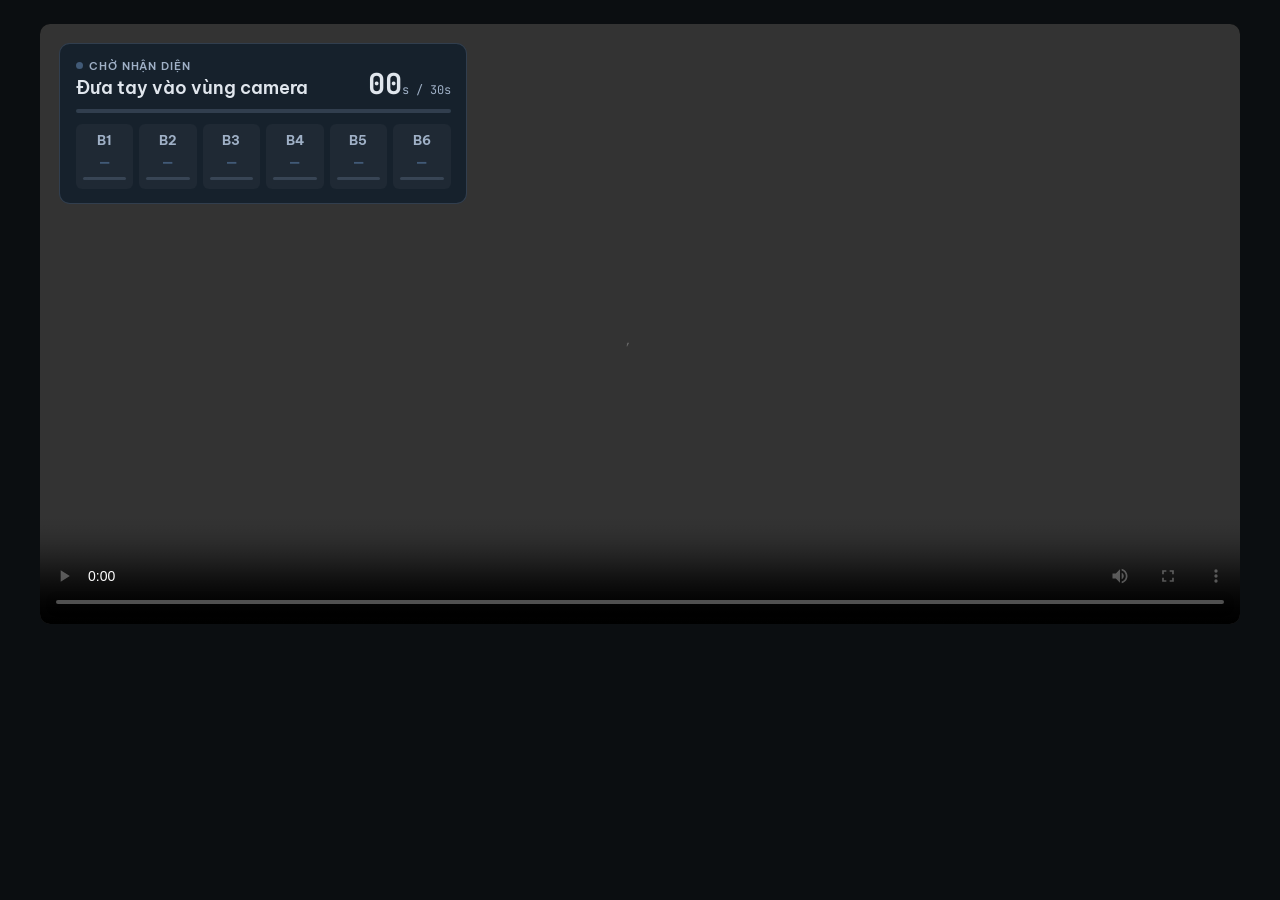
<file: overlay-compact.html>
<!doctype html>
<html lang="vi">
<head>
<meta charset="utf-8">
<meta name="viewport" content="width=device-width, initial-scale=1">
<title>Hand Wash Compact</title>
<link rel="stylesheet" href="https://fonts.googleapis.com/css2?family=Be+Vietnam+Pro:wght@400;500;600;700&family=JetBrains+Mono:wght@500;700&display=swap&subset=vietnamese">
<style>
  /* Single dark look on purpose: everything sits on top of camera video.
     Overlay palette: clinical navy (#0D1B2A/#415A77/#778DA9/#E0E6ED, "Medical Devices UI")
     + cyan #4DD0E1 for in-progress ("Digital Health Dashboard"); green/red stay semantic. */
  :root {
    color-scheme: dark;
    --bg: #0b0e11; --glass: rgba(13,27,42,.74); --line: rgba(119,141,169,.28);
    --ink: #e0e6ed; --mute: #9fb0c6; --idle: #415a77;
    --live: #4dd0e1; --ok: #4fd08a; --bad: #f2706b;
    --sans: "Be Vietnam Pro", system-ui, sans-serif;
    --mono: "JetBrains Mono", ui-monospace, Menlo, Consolas, monospace;
  }
  body { margin: 0; padding: 24px 16px; background: var(--bg); color: var(--ink); font-family: var(--sans); }
  .wrap { max-width: 1200px; margin: 0 auto; display: grid; gap: 10px; }
  #err { color: var(--bad); margin: 0; }
  #err:empty { display: none; }

  .player { position: relative; background: #000; border-radius: 10px; overflow: hidden; container-type: inline-size; }
  .player video { display: block; width: 100%; }
  .player:fullscreen { display: flex; align-items: center; border-radius: 0; }
  .num { font-family: var(--mono); font-variant-numeric: tabular-nums; }

  /* ── HUD: fixed size so nothing shifts while counts change ── */
  .hud { position: absolute; top: 1.6cqw; left: 1.6cqw; width: 34cqw; box-sizing: border-box; padding: 1.2cqw 1.3cqw;
         display: grid; gap: .9cqw; background: var(--glass); backdrop-filter: blur(14px) saturate(140%);
         border: 1px solid var(--line); border-radius: .9cqw; pointer-events: none; font-size: 1.15cqw; }
  .head { display: grid; grid-template-columns: 1fr auto; align-items: end; gap: 1cqw; }
  .state { display: flex; align-items: center; gap: .5cqw; color: var(--mute); font-size: .95cqw;
           text-transform: uppercase; letter-spacing: .08em; font-weight: 600; }
  .dot { width: .6cqw; height: .6cqw; border-radius: 50%; background: var(--idle); }
  .hud.is-live .dot { background: var(--live); animation: pulse 1.2s ease-in-out infinite; }
  .hud.is-live .state { color: var(--live); }
  .step-name { font-size: 1.5cqw; font-weight: 600; margin-top: .25cqw; white-space: nowrap; overflow: hidden; text-overflow: ellipsis; }
  .timer { text-align: right; line-height: 1; }
  .timer b { font-size: 2.4cqw; }
  .timer span { color: var(--mute); font-size: 1cqw; }
  .meter { height: .3cqw; background: var(--line); border-radius: 1cqw; overflow: hidden; }
  .meter i { display: block; height: 100%; background: var(--mute); transition: width .25s linear; }
  .meter.full i { background: var(--ok); }

  .tiles { display: grid; grid-template-columns: repeat(6, 1fr); gap: .5cqw; }
  .tile { display: grid; gap: .35cqw; padding: .6cqw .5cqw; border-radius: .5cqw; background: rgba(255,255,255,.04);
          border: 1px solid transparent; text-align: center; }
  .tile .code { font-weight: 700; font-size: 1.05cqw; color: var(--mute); }
  .tile .val { font-size: 1.3cqw; font-weight: 700; color: var(--idle); }
  .tile .bar { height: .25cqw; background: var(--line); border-radius: 1cqw; overflow: hidden; }
  .tile .bar i { display: block; height: 100%; background: currentColor; }
  .tile.live { border-color: var(--live); color: var(--live); }
  .tile.ok  { color: var(--ok); }
  .tile.bad { color: var(--bad); }
  .tile.live .code, .tile.live .val, .tile.ok .val, .tile.bad .val { color: inherit; }

  /* ── End-of-session card ── */
  .scrim { position: absolute; inset: 0; background: rgba(13,27,42,.45); opacity: 0; transition: opacity .4s; pointer-events: none; }
  .card { position: absolute; top: 50%; left: 50%; width: 38cqw; box-sizing: border-box; padding: 2cqw;
          transform: translate(-50%, -46%); opacity: 0; transition: opacity .4s, transform .4s; pointer-events: none;
          display: grid; gap: 1.3cqw; background: var(--glass); backdrop-filter: blur(16px) saturate(140%);
          border: 1px solid var(--line); border-radius: 1.2cqw; font-size: 1.2cqw; }
  .show .scrim { opacity: 1; }
  .show .card  { opacity: 1; transform: translate(-50%, -50%); }
  .card .top { display: flex; justify-content: space-between; align-items: center; gap: 1cqw; }
  .card .label { color: var(--mute); font-size: .95cqw; text-transform: uppercase; letter-spacing: .08em; font-weight: 600; }
  .verdict { font-size: 2.4cqw; font-weight: 700; letter-spacing: .02em; text-wrap: balance; }
  .verdict.bad { color: var(--bad); } .verdict.ok { color: var(--ok); }
  .score { text-align: right; }
  .score b { font-size: 2.4cqw; }
  .meta { color: var(--mute); display: flex; flex-wrap: wrap; gap: .4cqw 1.2cqw; }
  .meta .num { color: var(--ink); }
  .seq { display: flex; flex-wrap: wrap; align-items: center; gap: .4cqw; }
  .chip { padding: .2cqw .6cqw; border-radius: .4cqw; font-weight: 700; font-size: 1cqw; background: rgba(255,255,255,.06); }
  .chip.ok { color: var(--ok); } .chip.bad { color: var(--bad); }
  .seq .arrow { color: var(--idle); }
  .reasons { margin: 0; padding: 0; list-style: none; display: grid; gap: .55cqw; }
  .reasons li { display: grid; grid-template-columns: 1.2cqw 1fr; gap: .4cqw; }
  .reasons li::before { content: ""; width: .5cqw; height: .5cqw; margin-top: .55cqw; border-radius: 50%; background: var(--bad); }


  @keyframes pulse { 50% { opacity: .35; } }
  @media (prefers-reduced-motion: reduce) {
    .hud.is-live .dot { animation: none; }
    .scrim, .card, .meter i { transition: none; }
  }
</style>
</head>
<body>
<main class="wrap">
  <p id="err"></p>
  <div class="player" id="player">
    <video id="video" controls controlslist="nofullscreen"></video>
    <div class="hud" id="hud"></div>
    <div class="scrim"></div>
    <div class="card" id="card"></div>
  </div>
</main>

<script>
const LABEL = {
  B1: 'Chà hai lòng bàn tay',   B2: 'Chà mu bàn tay & kẽ ngón', B3: 'Chà kẽ trong ngón tay',
  B4: 'Chà mặt ngoài ngón tay', B5: 'Chà ngón tay cái',          B6: 'Chà đầu ngón tay',
};
const SUMMARY_LEAD_SEC = 1.4;
const TZ = 'Asia/Ho_Chi_Minh';

const $ = id => document.getElementById(id);
const video = $('video');
// ?name=attempt_1_violation → loads attempt_1_violation.mp4 + .json (default: attempt_1_violation)
const NAME = new URLSearchParams(location.search).get('name') || 'attempt_1_violation';
video.src = 'samples/' + NAME + '.mp4';
let data;

function parse(text) {
  let v;
  try { v = JSON.parse(text); } catch { v = JSON.parse(text.replace(/\\"/g, '"')); }
  return typeof v === 'string' ? JSON.parse(v) : v;
}

const minCount = d => d.violations?.find(v => v.minCount)?.minCount ?? 5;
const minDur = d => d.violations?.find(v => v.type === 'TOO_SHORT')?.minDurationSecond ?? 30;
const steps = d => d.stepTimeline.filter(x => x.stepCode !== 'OTHER');

function rows(d, t, ended) {
  const min = minCount(d);
  return d.stepHandWash.map(s => {
    const all = d.stepTimeline.filter(x => x.stepCode === s.step_code);
    const segs = all.filter(x => x.startSec <= t);
    const live = segs.some(x => t < x.endSec);
    // ponytail: live count interpolated by time in step; exact needs per-rub timestamps from BE
    const total = all.reduce((a, x) => a + x.endSec - x.startSec, 0);
    const spent = segs.reduce((a, x) => a + Math.min(t, x.endSec) - x.startSec, 0);
    const c = total ? Math.floor(s.count * spent / total) : s.count;
    const cls = live ? 'live' : segs.length === 0 ? '' : (ended ? !s.violation : c >= min) ? 'ok' : 'bad';
    return { code: s.step_code, c, min, cls };
  });
}

function renderHud(t) {
  const st = steps(data);
  const first = st[0]?.startSec ?? 0, last = st.at(-1)?.endSec ?? 0;
  const ended = t >= last;
  const rs = rows(data, t, ended);
  const live = rs.find(r => r.cls === 'live');
  const dur = Math.floor(Math.max(0, Math.min(t, last) - first));
  const need = minDur(data);
  const state = ended ? 'Phiên đã kết thúc' : live ? 'Đang thực hiện' : 'Chờ nhận diện';
  const name = live ? `${live.code} · ${LABEL[live.code]}` : ended ? 'Xem bảng tổng kết' : 'Đưa tay vào vùng camera';
  $('hud').className = 'hud' + (live ? ' is-live' : '');
  $('hud').innerHTML = `
    <div class="head">
      <div><div class="state"><span class="dot"></span>${state}</div><div class="step-name">${name}</div></div>
      <div class="timer num"><b>${String(dur).padStart(2, '0')}</b><span>s / ${need}s</span></div>
    </div>
    <div class="meter ${dur >= need ? 'full' : ''}"><i style="width:${Math.min(dur / need, 1) * 100}%"></i></div>
    <div class="tiles">${rs.map(r => `
      <div class="tile ${r.cls}">
        <span class="code">${r.code}</span>
        <span class="val num">${r.cls === '' ? '—' : r.cls === 'live' && r.c < r.min ? `${r.c}/${r.min}` : r.c}</span>
        <span class="bar"><i style="width:${Math.min(r.c / r.min, 1) * 100}%"></i></span>
      </div>`).join('')}
    </div>`;
}

function renderCard() {
  const d = data, min = minCount(d);
  const time = iso => new Date(iso).toLocaleTimeString('vi-VN', { timeZone: TZ, hour12: false });
  const date = new Date(d.eventStartTime).toLocaleDateString('vi-VN', { timeZone: TZ, day: '2-digit', month: '2-digit', year: 'numeric' });
  const short = d.violations.find(v => v.type === 'TOO_SHORT');
  const dur = Math.round((new Date(d.eventEndTime) - new Date(d.eventStartTime)) / 1000);
  const status = Object.fromEntries(d.stepHandWash.map(s => [s.step_code, s.violation ? 'bad' : 'ok']));
  const seq = d.stepSequence.filter((s, i, a) => s !== a[i - 1]).map(s => 'B' + s);
  const passed = d.stepHandWash.filter(s => !s.violation).length;
  const name = s => s.step_code;
  const missing = d.stepHandWash.filter(s => s.count === 0);
  const under = d.stepHandWash.filter(s => s.count > 0 && s.count < min);
  const reasons = [
    missing.length && `Thiếu bước ${missing.map(name).join(', ')}`,
    under.length && `${under.map(name).join(', ')} chưa đủ ${min} lần`,
    d.outOfOrderSteps?.length && `Sai trình tự: ${d.outOfOrderSteps.join(', ')}`,
    short && `Rửa ${dur} giây, cần tối thiểu ${short.minDurationSecond} giây`,
  ].filter(Boolean);
  const bad = d.violationHandWash;
  $('card').innerHTML = `
    <div class="top">
      <div><div class="label">Kết quả</div><div class="verdict ${bad ? 'bad' : 'ok'}">${bad ? 'Vi phạm' : 'Đạt chuẩn'}</div></div>
      <div class="score"><div class="label">Bước đạt</div><b class="num">${passed}</b><span class="num"> / ${d.stepHandWash.length}</span></div>
    </div>
    <div class="meta">
      <span><span class="num">${time(d.eventStartTime)} – ${time(d.eventEndTime)}</span> · ${date}</span>
      <span>Thời lượng <span class="num" style="color:var(${short ? '--bad' : '--ink'})">${dur}s</span></span>
    </div>
    <div class="seq">${seq.map(c => `<span class="chip ${status[c]}">${c}</span>`).join('<span class="arrow">→</span>') || '—'}</div>
    ${reasons.length ? `<ul class="reasons">${reasons.map(r => `<li>${r}</li>`).join('')}</ul>` : ''}`;
}

function render() {
  if (!data) return;
  const t = video.currentTime;
  renderHud(t);
  const end = video.duration || data.timelineDurationSecond;
  $('player').classList.toggle('show', t >= end - SUMMARY_LEAD_SEC || video.ended);
}

$('player').addEventListener('dblclick', () =>
  document.fullscreenElement ? document.exitFullscreen() : $('player').requestFullscreen().catch(() => {}));
for (const ev of ['timeupdate', 'seeked', 'loadedmetadata']) video.addEventListener(ev, render);

// fetch() is blocked on file:// — serve the folder (python3 -m http.server)
fetch('samples/' + NAME + '.json').then(r => r.text())
  .then(text => { data = parse(text); renderCard(); render(); })
  .catch(e => { $('err').textContent = `Không tải được ${NAME}.json (${e.message}). Hãy chạy: python3 -m http.server`; });
</script>
</body>
</html>
</file>
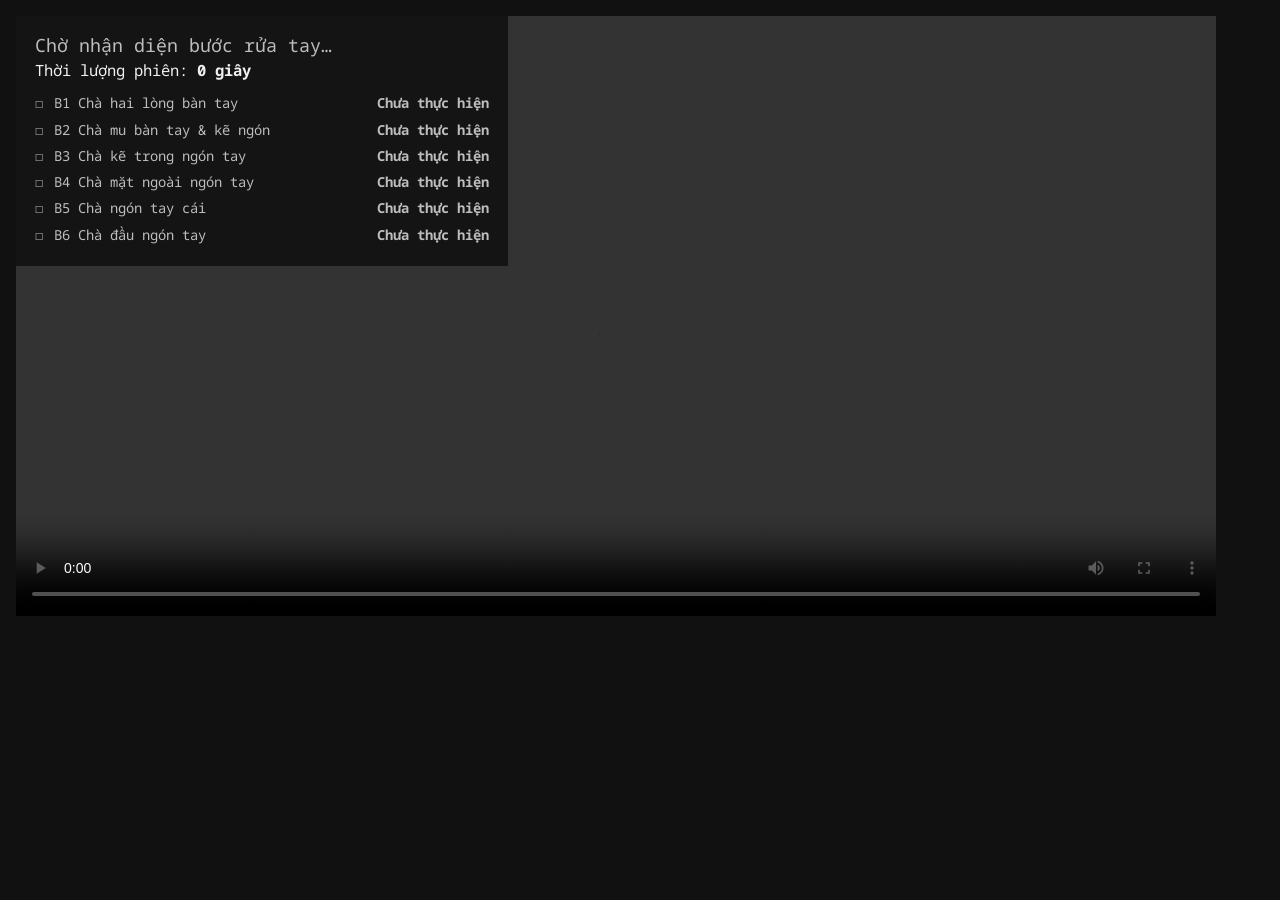
<file: overlay-demo.html>
<!doctype html>
<html lang="vi">
<head>
<meta charset="utf-8">
<meta name="viewport" content="width=device-width, initial-scale=1">
<title>Hand Wash Overlay</title>
<!-- Web font with full Vietnamese glyphs; local DejaVu Sans Mono lacks ầ/ắ/ế… so Chrome stacks the marks badly -->
<link rel="stylesheet" href="https://fonts.googleapis.com/css2?family=Noto+Sans+Mono:wght@400;700&display=swap&subset=vietnamese">
<style>
  body { margin: 0; padding: 16px; background: #111; color: #ddd; font-family: system-ui, sans-serif; }
  #err { color: #ff6b5b; }
  #err:empty { display: none; }

  .player { position: relative; max-width: 1200px; background: #000; container-type: inline-size;
            --yel: #f6c344; --grn: #5ee08a; --red: #f87171; --dim: #bdbdbd; }
  .player video { display: block; width: 100%; }
  .player:fullscreen { display: flex; align-items: center; }

  /* All sizes in cqw (1cqw = 1% of player width), measured from the 1920px reference video,
     so the overlay keeps the same geometry at any player size. */
  .hud, .sum { font-family: "Noto Sans Mono", "DejaVu Sans Mono", ui-monospace, Menlo, Consolas, monospace; pointer-events: none; }

  /* Fixed-size panel: width/height never depend on the text inside → no jumping */
  .hud { position: absolute; top: 0; left: 0; width: 41cqw; height: 20.8cqw; box-sizing: border-box;
         padding: 1.4cqw 1.56cqw 0; background: rgba(0,0,0,.6); color: var(--dim); }
  .hud .title { font-size: 1.52cqw; line-height: 2.1cqw; white-space: nowrap; }
  .hud .title.live { color: var(--yel); font-weight: 700; }
  .hud .dur { font-size: 1.29cqw; line-height: 2.1cqw; color: #f0f0f0; }
  .hud .rows { margin-top: .6cqw; }
  .hud .row { display: grid; grid-template-columns: 1.6cqw 1fr auto; font-size: 1.15cqw; line-height: 2.19cqw;
              white-space: nowrap; }
  .hud .row .st { font-weight: 700; text-align: right; }
  .row.live { color: var(--yel); } .row.ok { color: var(--grn); } .row.bad { color: var(--red); }

  /* End-of-session summary */
  .dimmer { position: absolute; inset: 0; background: rgba(0,0,0,.45); opacity: 0; transition: opacity .4s; pointer-events: none; }
  .sum { position: absolute; top: 4.7cqw; left: 50%; transform: translateX(-50%); width: 46.9cqw; min-height: 46.9cqw;
         box-sizing: border-box; padding: 1.4cqw 1.9cqw; background: rgba(16,18,22,.92); border: 1px solid #333;
         border-radius: .6cqw; color: #e8e8e8; font-size: 1.15cqw; line-height: 1.77cqw;
         opacity: 0; transition: opacity .4s; }
  .show .dimmer, .show .sum { opacity: 1; }
  .sum h2 { margin: 0; font-size: 1.25cqw; text-align: center; letter-spacing: .1em; }
  .sum hr { border: 0; border-top: 1px solid #444; margin: .7cqw 0; }
  .sum .kv { display: grid; grid-template-columns: 17.7cqw 1fr; }
  .sum .kv span:nth-child(odd), .sum .cap { color: #9a9a9a; }
  .sum .steps div { display: flex; justify-content: space-between; }
  .sum .steps b, .sum .red, .sum .kv .green { font-weight: 700; }
  .sum .green { color: var(--grn); } .sum .red { color: var(--red); }
  .sum .verdict { font-size: 1.8cqw; line-height: 2.6cqw; font-weight: 700; letter-spacing: .12em; }
  .sum ul { list-style: none; margin: 0; padding: 0; }
  .sum li { color: var(--red); font-weight: 700; margin-bottom: 1cqw; }
  .sum li::before { content: "• "; }
</style>
</head>
<body>

<p id="err"></p>

<div class="player" id="player">
  <video id="video" controls controlslist="nofullscreen"></video>
  <div class="hud" id="hud"></div>
  <div class="dimmer"></div>
  <div class="sum" id="sum"></div>
</div>

<script>
const LABEL = {
  B1: 'Chà hai lòng bàn tay',   B2: 'Chà mu bàn tay & kẽ ngón', B3: 'Chà kẽ trong ngón tay',
  B4: 'Chà mặt ngoài ngón tay', B5: 'Chà ngón tay cái',          B6: 'Chà đầu ngón tay',
};
const SUMMARY_LEAD_SEC = 1.4;   // summary fades in this long before the video ends (matches reference)
const TZ = 'Asia/Ho_Chi_Minh';


const $ = id => document.getElementById(id);
const video = $('video');
// ?name=attempt_1_violation → loads attempt_1_violation.mp4 + .json (default: attempt_1_violation)
const NAME = new URLSearchParams(location.search).get('name') || 'attempt_1_violation';
video.src = 'samples/' + NAME + '.mp4';
let data;

// Accepts plain JSON, a JSON string containing JSON, or text with escaped quotes (\")
function parse(text) {
  let v;
  try { v = JSON.parse(text); } catch { v = JSON.parse(text.replace(/\\"/g, '"')); }
  return typeof v === 'string' ? JSON.parse(v) : v;
}

// minCount only comes back inside UNDER_COUNT violations; fall back to 5
const minCount = d => d.violations?.find(v => v.minCount)?.minCount ?? 5;
const steps = d => d.stepTimeline.filter(x => x.stepCode !== 'OTHER');

function rows(d, t, ended) {
  const min = minCount(d);
  return d.stepHandWash.map(s => {
    const all = d.stepTimeline.filter(x => x.stepCode === s.step_code);
    const segs = all.filter(x => x.startSec <= t);
    const live = segs.some(x => t < x.endSec);
    // ponytail: JSON only has the total count per step, so the live count is interpolated
    // by time spent in the step; exact counting needs per-rub timestamps from BE
    const total = all.reduce((a, x) => a + x.endSec - x.startSec, 0);
    const spent = segs.reduce((a, x) => a + Math.min(t, x.endSec) - x.startSec, 0);
    const c = total ? Math.floor(s.count * spent / total) : s.count;
    const pass = ended ? !s.violation : c >= min;
    let st, cls;
    if (live)                   { st = `Đang thực hiện (${c < min ? `${c}/${min}` : `${c} lần`})`; cls = 'live'; }
    else if (segs.length === 0) { st = 'Chưa thực hiện';                                         cls = ''; }
    else if (pass)              { st = `Đạt (${c} lần)`;                                         cls = 'ok'; }
    else                        { st = `Không đạt (${c} lần)`;                                   cls = 'bad'; }
    return { code: s.step_code, label: LABEL[s.step_code] ?? s.step_code, st, cls };
  });
}

function renderHud(t) {
  const st = steps(data);
  const first = st[0]?.startSec ?? 0, last = st.at(-1)?.endSec ?? 0;
  const ended = t >= last;
  const rs = rows(data, t, ended);
  const live = rs.find(r => r.cls === 'live');
  const title = ended ? 'Phiên đã kết thúc' : live ? `Đang thực hiện: ${live.code}` : 'Chờ nhận diện bước rửa tay…';
  const dur = Math.floor(Math.max(0, Math.min(t, last) - first));
  const box = { live: '■', ok: '☑', bad: '⊠', '': '☐' };
  $('hud').innerHTML = `
    <div class="title ${live ? 'live' : ''}">${title}</div>
    <div class="dur">Thời lượng phiên: <b>${dur} giây</b></div>
    <div class="rows">${rs.map(r => `
      <div class="row ${r.cls}"><span>${box[r.cls]}</span><span>${r.code} ${r.label}</span><span class="st">${r.st}</span></div>`).join('')}
    </div>`;
}

function renderSummary() {
  const d = data, min = minCount(d);
  const fmt = iso => {
    const x = new Date(iso);
    return x.toLocaleTimeString('vi-VN', { timeZone: TZ, hour12: false }) + ' · ' +
           x.toLocaleDateString('vi-VN', { timeZone: TZ, day: '2-digit', month: '2-digit', year: 'numeric' });
  };
  const short = d.violations.find(v => v.type === 'TOO_SHORT');
  const dur = Math.round((new Date(d.eventEndTime) - new Date(d.eventStartTime)) / 1000);
  const seq = d.stepSequence.filter((s, i, a) => s !== a[i - 1]).map(s => 'B' + s).join(' → ') || '—';
  const name = s => 'Bước ' + s.step_code.slice(1);
  const missing = d.stepHandWash.filter(s => s.count === 0);
  const under = d.stepHandWash.filter(s => s.count > 0 && s.count < min);
  const reasons = [
    missing.length && `Thiếu ${missing.map(name).join(', ')}`,
    under.length && `${under.map(name).join(', ')} chưa đủ số lần tối thiểu (< ${min} lần)`,
    d.outOfOrderSteps?.length && `Sai trình tự: ${d.outOfOrderSteps.join(', ')}`,
    short && `Thời lượng phiên dưới ${short.minDurationSecond} giây (< ${short.minDurationSecond} giây)`,
  ].filter(Boolean);
  const res = s => s.count === 0 ? ['red', 'Không ghi nhận']
                 : s.violation ? ['red', `Không đạt (${s.count} lần)`] : ['green', `Đạt (${s.count} lần)`];
  $('sum').innerHTML = `
    <h2>TỔNG KẾT TUÂN THỦ RỬA TAY THƯỜNG QUY</h2><hr>
    <div class="kv">
      <span>Thời điểm bắt đầu</span><span>${fmt(d.eventStartTime)}</span>
      <span>Thời điểm kết thúc</span><span>${fmt(d.eventEndTime)}</span>
      <span>Thời lượng phiên</span><span class="${short ? 'red' : 'green'}">${dur} giây</span>
      <span>Trình tự ghi nhận</span><span>${seq}</span>
    </div><hr>
    <div class="cap">Kết quả từng bước</div>
    <div class="steps">${d.stepHandWash.map(s => { const [c, txt] = res(s);
      return `<div><span>${s.step_code} ${LABEL[s.step_code] ?? ''}</span><b class="${c}">${txt}</b></div>`; }).join('')}
    </div><hr>
    <div class="cap">Kết quả đánh giá tuân thủ</div>
    <div class="verdict ${d.violationHandWash ? 'red' : 'green'}">${d.violationHandWash ? 'VI PHẠM' : 'TUÂN THỦ'}</div>
    <div class="cap">Nguyên nhân vi phạm</div>
    ${reasons.length ? `<ul>${reasons.map(r => `<li>${r}</li>`).join('')}</ul>`
                     : '<div class="green">Không có - phiên đạt đầy đủ điều kiện</div>'}`;
}

function render() {
  if (!data) return;   // JSON not loaded yet
  const t = video.src ? video.currentTime : Infinity;   // no video → show final state
  renderHud(t);
  const end = video.duration || data.timelineDurationSecond;
  $('player').classList.toggle('show', t >= end - SUMMARY_LEAD_SEC || video.ended);
}

function load() { renderSummary(); render(); }

// Double-click → fullscreen the wrapper, not the <video>, otherwise the overlay disappears
$('player').addEventListener('dblclick', () =>
  document.fullscreenElement ? document.exitFullscreen() : $('player').requestFullscreen());
for (const ev of ['timeupdate', 'seeked', 'loadedmetadata']) video.addEventListener(ev, render);
// fetch() is blocked on file:// — serve the folder (python3 -m http.server)
fetch('samples/' + NAME + '.json').then(r => r.text())
  .then(text => { data = parse(text); load(); })
  .catch(e => { $('err').textContent = `Không tải được ${NAME}.json (${e.message}) — hãy chạy: python3 -m http.server`; });
</script>
</body>
</html>
</file>
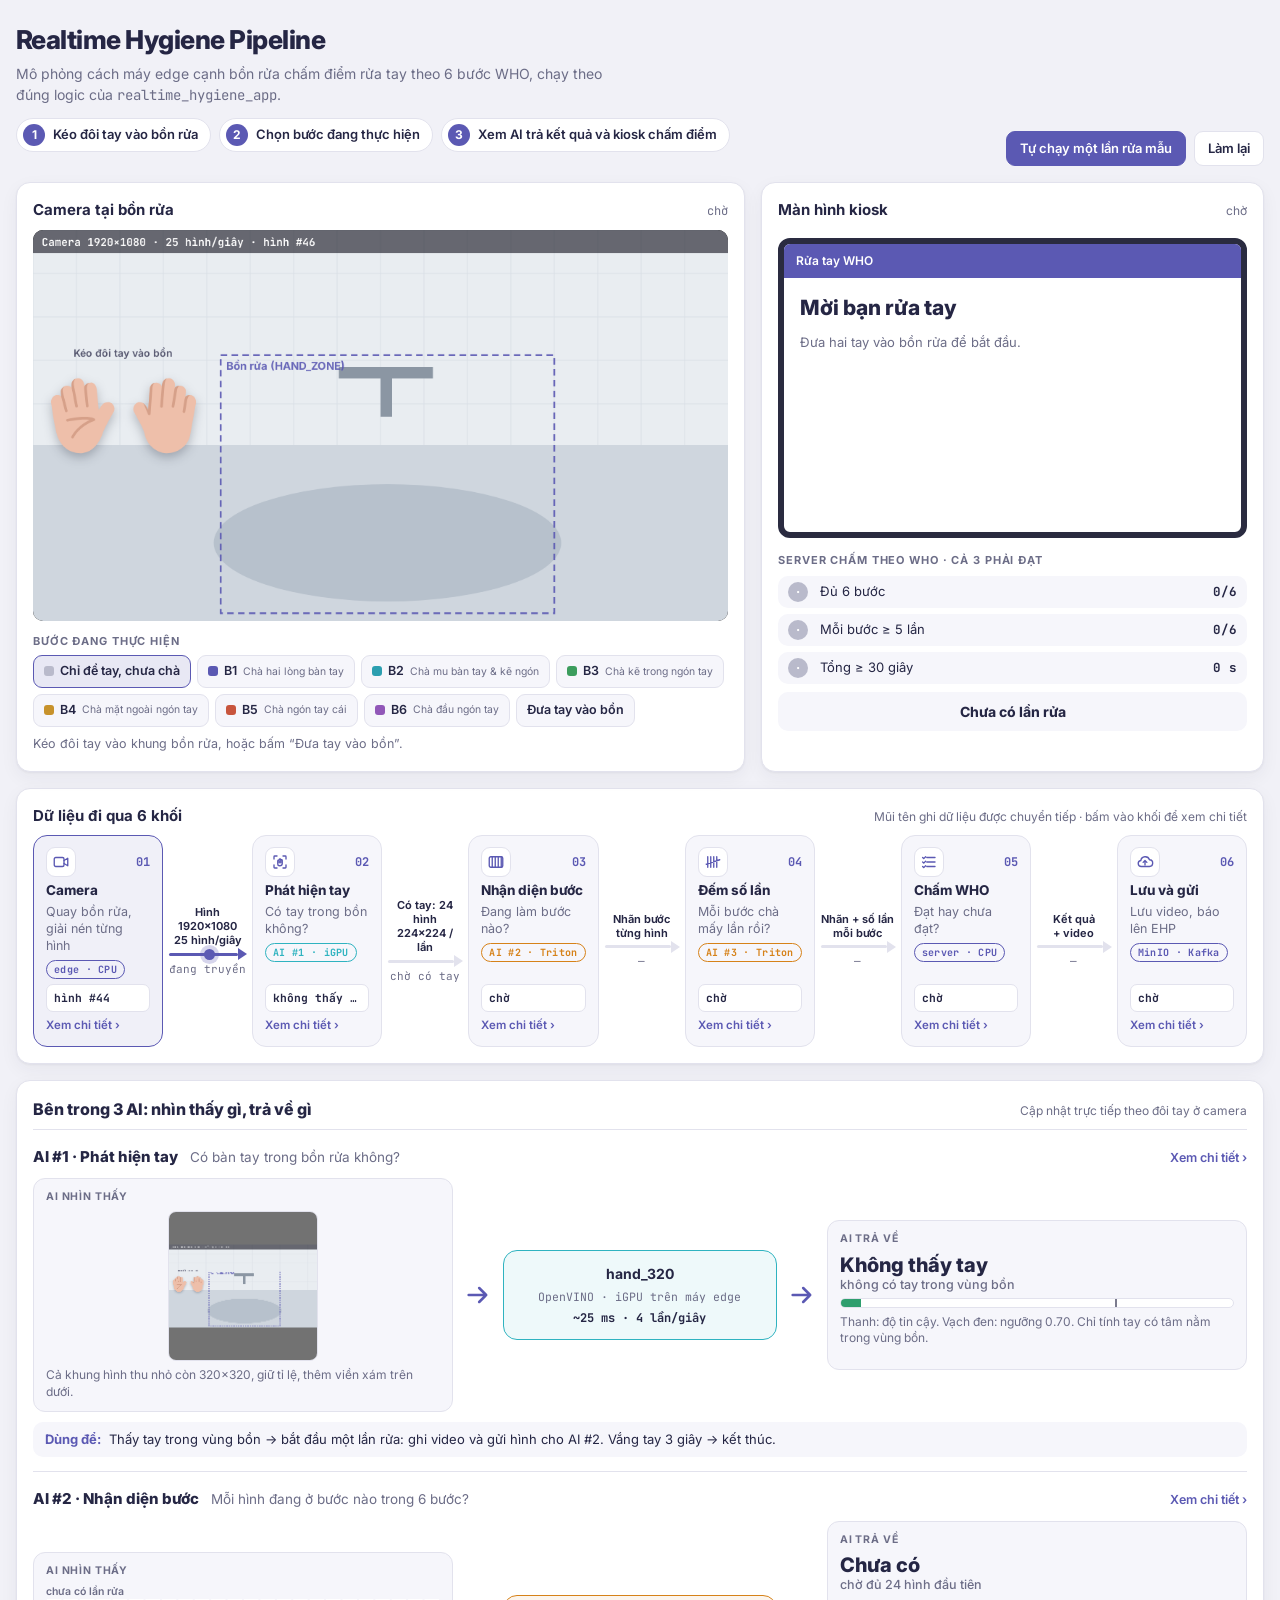
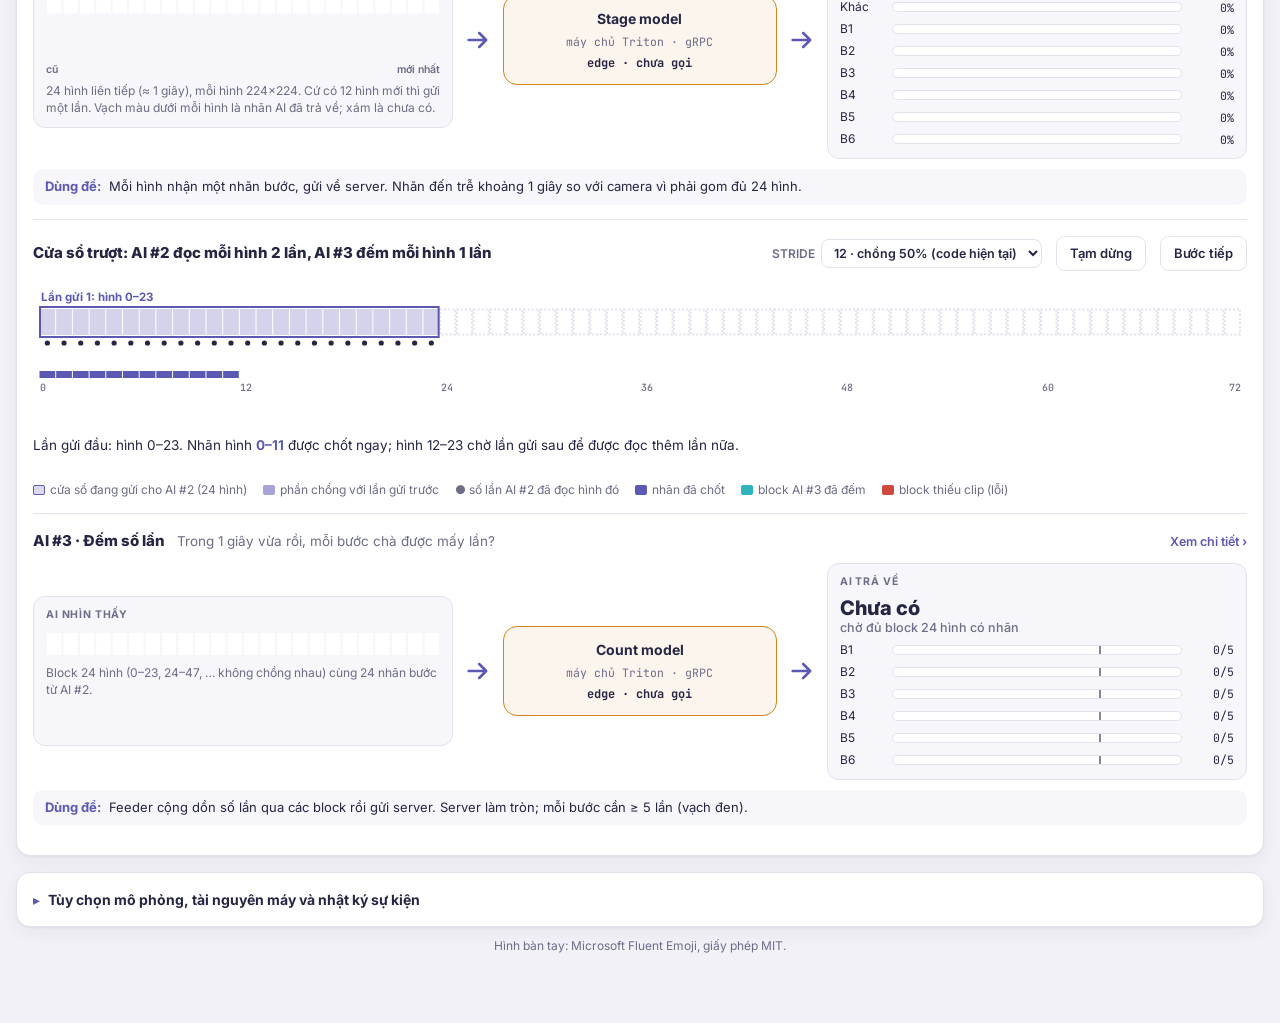
<file: PIPELINE_SIMULATION.html>
<!doctype html>
<html lang="vi">
<head>
<meta charset="utf-8">
<meta name="viewport" content="width=device-width, initial-scale=1">
<style>body{margin:0}[hidden]{display:none!important}</style>
</head>
<body>
<title>Realtime Hygiene Pipeline</title>
<link rel="preconnect" href="https://fonts.googleapis.com">
<link rel="preconnect" href="https://fonts.gstatic.com" crossorigin>
<link rel="stylesheet" href="https://fonts.googleapis.com/css2?family=Inter:wght@400;500;600;700;800&family=JetBrains+Mono:wght@400;500;700&display=swap">
<style>
:root{
  --bg:#f1f1f7; --panel:#ffffff; --panel-2:#f6f6fb; --ink:#252644; --muted:#6c6d87; --line:#e2e2ed;
  --accent:#5b59b3; --accent-ink:#ffffff; --mint:#2fb3c0; --amber:#d68219;
  --ok:#2f9e6e; --bad:#cf4a3e; --warn:#d68219;
  --s0:#b9bacb; --s1:#5b59b3; --s2:#2c9fb0; --s3:#3c9d5d; --s4:#c7922b; --s5:#c8553d; --s6:#9157b8;
  --cpu:#5b59b3; --gpu:#2fb3c0; --remote:#d68219;
  --wall:#e9edf1; --wall-line:#d9dfe6; --sink:#cfd6de; --sink-in:#b7c1cc; --skin:#e7b08c; --skin-2:#c98f6b;
  --shadow:0 1px 2px rgba(37,38,68,.05),0 6px 18px rgba(37,38,68,.05);
  --mono:"JetBrains Mono",ui-monospace,SFMono-Regular,Menlo,monospace;
  --sans:Inter,"Segoe UI",system-ui,-apple-system,Arial,sans-serif;
}
@media (prefers-color-scheme: dark){
  :root:not([data-theme="light"]){
    color-scheme:dark;
    --bg:#12131f; --panel:#1b1c2c; --panel-2:#222336; --ink:#e7e7f3; --muted:#9c9db8; --line:#2f3048;
    --accent:#8d8bea; --accent-ink:#12131f; --mint:#58cdd8; --amber:#eaa24a;
    --ok:#4fc28c; --bad:#ef6a5d; --warn:#eaa24a;
    --s0:#4a4b63; --s1:#8d8bea; --s2:#4fc0cf; --s3:#5cbf7c; --s4:#e0ac46; --s5:#ec7a5f; --s6:#b583dc;
    --cpu:#8d8bea; --gpu:#58cdd8; --remote:#eaa24a;
    --wall:#20232f; --wall-line:#2a2e3c; --sink:#3a4150; --sink-in:#2b303c; --skin:#d9a07c; --skin-2:#b07c5c;
    --shadow:0 1px 2px rgba(0,0,0,.3),0 6px 18px rgba(0,0,0,.25);
  }
}
:root[data-theme="dark"]{
  color-scheme:dark;
  --bg:#12131f; --panel:#1b1c2c; --panel-2:#222336; --ink:#e7e7f3; --muted:#9c9db8; --line:#2f3048;
  --accent:#8d8bea; --accent-ink:#12131f; --mint:#58cdd8; --amber:#eaa24a;
  --ok:#4fc28c; --bad:#ef6a5d; --warn:#eaa24a;
  --s0:#4a4b63; --s1:#8d8bea; --s2:#4fc0cf; --s3:#5cbf7c; --s4:#e0ac46; --s5:#ec7a5f; --s6:#b583dc;
  --cpu:#8d8bea; --gpu:#58cdd8; --remote:#eaa24a;
  --wall:#20232f; --wall-line:#2a2e3c; --sink:#3a4150; --sink-in:#2b303c; --skin:#d9a07c; --skin-2:#b07c5c;
  --shadow:0 1px 2px rgba(0,0,0,.3),0 6px 18px rgba(0,0,0,.25);
}
*{box-sizing:border-box}
body{background:var(--bg);color:var(--ink);font-family:var(--sans);font-size:14px;line-height:1.5}
.wrap{max-width:1320px;margin:0 auto;padding-inline:16px;padding-block:20px 56px}
h1,h2,h3{margin:0;text-wrap:balance}
.mono{font-family:var(--mono);font-variant-numeric:tabular-nums}
.muted{color:var(--muted)}
button,select{font:inherit;color:var(--ink)}
:focus-visible{outline:2px solid var(--accent);outline-offset:2px}

/* intro */
.intro{display:flex;flex-wrap:wrap;justify-content:space-between;align-items:flex-end;gap:12px 24px}
.intro h1{font-size:26px;font-weight:800;letter-spacing:-.02em}
.intro p{margin:4px 0 0;color:var(--muted);max-width:68ch}
.how{display:flex;flex-wrap:wrap;gap:8px;margin-top:12px;list-style:none;padding:0}
.how li{display:flex;align-items:center;gap:8px;background:var(--panel);border:1px solid var(--line);border-radius:999px;padding:5px 12px 5px 6px;font-size:13px;font-weight:600}
.how b{display:inline-grid;place-items:center;width:22px;height:22px;border-radius:50%;background:var(--accent);color:var(--accent-ink);font-size:12px}
.top-actions{display:flex;gap:8px;flex-wrap:wrap}
.btn{background:var(--panel);border:1px solid var(--line);border-radius:9px;padding:7px 13px;font-size:13px;font-weight:600;cursor:pointer}
.btn:hover{border-color:var(--accent)}
.btn.primary{background:var(--accent);color:var(--accent-ink);border-color:var(--accent)}

.card{background:var(--panel);border:1px solid var(--line);border-radius:14px;box-shadow:var(--shadow);padding:16px;min-width:0}
.label{font-size:11px;font-weight:700;letter-spacing:.08em;text-transform:uppercase;color:var(--muted)}
.row{display:grid;gap:16px;margin-top:16px}
.hero{grid-template-columns:minmax(0,1.45fr) minmax(0,1fr)}
@media (max-width:980px){.hero{grid-template-columns:1fr}}

/* camera */
.cam-head{display:flex;justify-content:space-between;align-items:baseline;gap:8px;flex-wrap:wrap;margin-bottom:8px}
.cam-head h2{font-size:15px;font-weight:700}
#cam{width:100%;max-width:100%;height:auto;aspect-ratio:16/9;display:block;border-radius:10px;touch-action:none;cursor:grab;background:#000}
#cam.dragging{cursor:grabbing}
.picker{margin-top:12px}
.picker .bar{display:flex;flex-wrap:wrap;gap:6px;margin-top:6px}
.pick{border:1px solid var(--line);background:var(--panel-2);border-radius:9px;padding:6px 10px;cursor:pointer;font-size:12.5px;font-weight:600;display:flex;align-items:center;gap:6px}
.pick i{width:10px;height:10px;border-radius:3px;display:inline-block}
.pick[aria-pressed="true"]{border-color:var(--accent);background:color-mix(in srgb,var(--accent) 14%,var(--panel));}
.pick small{font-weight:400;color:var(--muted)}
.hint{font-size:12.5px;color:var(--muted);margin-top:8px;min-height:20px}

/* kiosk */
.kwrap{display:flex;flex-direction:column;gap:8px}
.kiosk{border-radius:12px;overflow:hidden;border:6px solid #2a2b40;background:#fff;color:#252644;position:relative;height:300px;display:flex;flex-direction:column}
.kiosk .kbar{background:#5b59b3;color:#fff;padding:8px 12px;display:flex;justify-content:space-between;font-size:12px;font-weight:600}
.kiosk .kbody{padding:14px 16px;flex:1;display:flex;flex-direction:column;gap:10px;overflow:hidden}
.kiosk .big{font-size:21px;font-weight:800}
.kiosk .sm{font-size:13px;color:#6c6d87}
.kiosk .timer{font-family:var(--mono);font-size:30px;font-weight:700;color:#474597;line-height:1}
.ksteps{display:grid;grid-template-columns:repeat(3,minmax(0,1fr));gap:6px}
.kstep{border:1px solid #e2e2ed;border-radius:8px;padding:5px 7px;font-size:11px;background:#f5f5fa;line-height:1.3}
.kstep b{display:block;font-size:12px}
.kstep.act{border-color:#58cdd8;background:#e8f8fa}
.kstep.done{border-color:#2f9e6e;background:#e9f6ef}
.kres{border-radius:10px;padding:12px;font-weight:700;font-size:16px}
.kres.pass{background:#e9f6ef;color:#1f7a52}
.kres.fail{background:#fff4e4;color:#9a5a0f}
.kres ul{margin:6px 0 0;padding-left:18px;font-weight:500;font-size:12.5px}
.kpop{position:absolute;left:12px;right:12px;bottom:12px;background:#252644;color:#fff;border-radius:10px;padding:10px 12px;font-size:12.5px;font-weight:600}
.spinner{width:28px;height:28px;border-radius:50%;border:3px solid #e2e2ed;border-top-color:#5b59b3;animation:spin 1s linear infinite}
@keyframes spin{to{transform:rotate(360deg)}}
.kcap{font-size:12px;color:var(--muted)}

/* pipeline flow */
.flow{display:flex;align-items:stretch;gap:0;margin-top:4px}
.stage{all:unset;box-sizing:border-box;flex:1 1 0;min-width:0;display:flex;flex-direction:column;gap:5px;background:var(--panel-2);border:1.5px solid var(--line);border-radius:14px;padding:11px 12px;cursor:pointer;transition:border-color .25s,background .25s}
.stage:hover{border-color:var(--accent)}
.stage:focus-visible{outline:2px solid var(--accent);outline-offset:2px}
.stage.on{border-color:var(--accent);background:color-mix(in srgb,var(--accent) 9%,var(--panel))}
.stage .top{display:flex;justify-content:space-between;align-items:center;gap:6px}
.stage .num{font:700 12px var(--mono);color:var(--accent)}
.stage .ico{width:30px;height:30px;border-radius:9px;display:grid;place-items:center;background:var(--panel);border:1px solid var(--line)}
.stage .ico svg{width:18px;height:18px;stroke:var(--accent);fill:none;stroke-width:1.8;stroke-linecap:round;stroke-linejoin:round}
.stage h3{font-size:13.5px;font-weight:750;line-height:1.25}
.stage .q{font-size:12.5px;color:var(--muted);line-height:1.35}
.where{align-self:flex-start;font:700 10px var(--mono);letter-spacing:.03em;padding:2px 7px;border-radius:999px;border:1px solid currentColor;white-space:nowrap}
.where.cpu{color:var(--cpu)}.where.gpu{color:var(--gpu)}.where.remote{color:var(--remote)}
.stage .out{margin-top:auto;font-family:var(--mono);font-size:11.3px;font-weight:700;padding:5px 7px;border-radius:7px;background:var(--panel);border:1px solid var(--line);white-space:nowrap;overflow:hidden;text-overflow:ellipsis}
.stage .more{font-size:11.5px;font-weight:600;color:var(--accent)}
.link{flex:0 0 86px;display:flex;flex-direction:column;justify-content:center;align-items:stretch;gap:5px;padding:0 6px;text-align:center}
.link .lab{font-size:11px;font-weight:650;line-height:1.3;color:var(--ink)}
.link .line{position:relative;height:3px;border-radius:2px;background:var(--line);margin-right:8px}
.link .line::after{content:"";position:absolute;right:-9px;top:50%;transform:translateY(-50%);border-left:9px solid var(--line);border-top:6px solid transparent;border-bottom:6px solid transparent}
.link.on .line{background:var(--accent)}
.link.on .line::after{border-left-color:var(--accent)}
.link .dot{position:absolute;top:50%;width:11px;height:11px;margin-top:-5.5px;border-radius:50%;background:var(--accent);box-shadow:0 0 0 4px color-mix(in srgb,var(--accent) 25%,transparent);opacity:0}
.link.on .dot{opacity:1;animation:flow 1s linear infinite}
@keyframes flow{from{left:0}to{left:calc(100% - 11px)}}
.link .val{font-family:var(--mono);font-size:11px;color:var(--muted);white-space:nowrap;overflow:hidden;text-overflow:ellipsis;min-height:16px}
@media (max-width:1100px){
  .flow{flex-direction:column}
  .link{flex:0 0 auto;flex-direction:row;align-items:center;padding:6px 0 6px 18px;text-align:left;gap:12px}
  .link .line{width:3px;height:40px;margin:0 0 8px 0;flex:none}
  .link .line::after{right:auto;left:50%;top:auto;bottom:-9px;transform:translateX(-50%);border-left:6px solid transparent;border-right:6px solid transparent;border-top:9px solid var(--line);border-bottom:0}
  .link.on .line::after{border-top-color:var(--accent);border-left-color:transparent}
  .link .dot{left:50%!important;margin-left:-5.5px;margin-top:0;top:0}
  .link.on .dot{animation:flowv 1s linear infinite}
  @keyframes flowv{from{top:0}to{top:calc(100% - 11px)}}
}
@media (prefers-reduced-motion:reduce){.link.on .dot{animation:none;left:calc(50% - 5.5px)}}

/* inside the 3 AI */
.ais h2{font-size:16px;font-weight:800}
.airow{display:grid;grid-template-columns:minmax(0,1.15fr) 34px minmax(0,.75fr) 34px minmax(0,1.15fr);align-items:center;gap:10px 8px;padding:16px 0 14px;border-top:1px solid var(--line)}
.airow:first-of-type{border-top:0;padding-top:8px}
.aihead{grid-column:1/-1;display:flex;flex-wrap:wrap;align-items:baseline;gap:6px 12px}
.aihead h3{font-size:15px;font-weight:800}
.aihead .qq{font-size:13.5px;color:var(--muted)}
.aihead .go{margin-left:auto;font-size:12.5px;font-weight:600;color:var(--accent);background:none;border:0;cursor:pointer;padding:0}
.pane{background:var(--panel-2);border:1px solid var(--line);border-radius:12px;padding:10px 12px;min-height:150px;display:flex;flex-direction:column;gap:6px}
.pane .label{font-size:10.5px}
.pane .cap{font-size:12px;color:var(--muted);line-height:1.4}
.arr{display:grid;place-items:center;color:var(--accent)}
.arr svg{width:28px;height:28px;stroke:currentColor;fill:none;stroke-width:2.2;stroke-linecap:round;stroke-linejoin:round}
.mbox{border:1.5px solid var(--accent);border-radius:14px;padding:12px;text-align:center;display:grid;gap:4px;background:color-mix(in srgb,var(--accent) 7%,var(--panel))}
.mbox.remote{border-color:var(--remote);background:color-mix(in srgb,var(--remote) 8%,var(--panel))}
.mbox.gpu{border-color:var(--gpu);background:color-mix(in srgb,var(--gpu) 8%,var(--panel))}
.mbox b{font-size:14px}
.mbox .m{font-family:var(--mono);font-size:11.5px;color:var(--muted)}
.mbox .tm{font-family:var(--mono);font-size:12px;font-weight:700}
.aifoot{grid-column:1/-1;font-size:13px;background:var(--panel-2);border-radius:10px;padding:8px 12px;display:flex;gap:8px;align-items:baseline}
.aifoot b{color:var(--accent);white-space:nowrap}
.big-out{font-size:20px;font-weight:800;line-height:1.2}
.big-out small{display:block;font-size:12.5px;font-weight:500;color:var(--muted)}
.film{width:100%;height:92px;display:block}
.blockstrip{width:100%;height:30px;display:block}
.bars{display:grid;gap:4px}
.bar{display:grid;grid-template-columns:44px minmax(0,1fr) 44px;gap:8px;align-items:center;font-size:12px}
.bar .tr{height:10px;border-radius:5px;background:var(--panel);border:1px solid var(--line);position:relative;overflow:hidden}
.bar .tr span{position:absolute;inset:0 auto 0 0;border-radius:5px;transition:width .3s}
.bar .tr em{position:absolute;top:-1px;bottom:-1px;width:2px;background:var(--ink);opacity:.55}
.bar .v{font-family:var(--mono);font-size:11.5px;text-align:right}
.bar.top .nm{font-weight:800}
.conf{height:10px;border-radius:5px;background:var(--panel);border:1px solid var(--line);position:relative;overflow:hidden}
.conf span{position:absolute;inset:0 auto 0 0;background:var(--ok);transition:width .3s}
.conf em{position:absolute;top:-1px;bottom:-1px;left:70%;width:2px;background:var(--ink);opacity:.6}
#gview{width:150px;height:150px;border-radius:8px;border:1px solid var(--line);align-self:center;max-width:100%}
@media (max-width:900px){
  .airow{grid-template-columns:1fr}
  .arr svg{transform:rotate(90deg)}
}
/* sliding-window explainer */
.sw{grid-column:1/-1;border-top:1px solid var(--line);padding:16px 0 14px}
.sw-head{display:flex;flex-wrap:wrap;align-items:center;gap:8px 14px;margin-bottom:8px}
.sw-head h3{font-size:15px;font-weight:800;margin-right:auto}
.sw-head select{background:var(--panel);border:1px solid var(--line);border-radius:8px;padding:5px 8px;font-size:12.5px}
.sw-head label{font-size:12px;font-weight:600;color:var(--muted);display:flex;align-items:center;gap:6px}
#swc{width:100%;height:150px;display:block}
.sw-cap{font-size:13.5px;margin-top:6px;min-height:42px;max-width:110ch}
.sw-cap b{color:var(--accent)}
.sw-cap .err{color:var(--bad);font-weight:700}
.sw-leg{display:flex;flex-wrap:wrap;gap:4px 16px;font-size:12px;color:var(--muted);margin-top:4px}
.sw-leg i{display:inline-block;width:12px;height:10px;border-radius:2px;margin-right:5px;vertical-align:-1px}
/* WHO under kiosk */
.checks{display:grid;gap:6px}
.check{display:grid;grid-template-columns:24px 1fr auto;gap:8px;align-items:center;padding:6px 10px;border-radius:10px;background:var(--panel-2);font-size:13px}
.check .ic{width:20px;height:20px;border-radius:50%;display:grid;place-items:center;font-size:12px;font-weight:800;color:#fff;background:var(--s0)}
.check.ok .ic{background:var(--ok)}
.check .val{font-family:var(--mono);font-size:12.5px;font-weight:700}
.verdict{padding:9px 12px;border-radius:10px;font-weight:750;text-align:center;background:var(--panel-2)}
.verdict.ok{background:color-mix(in srgb,var(--ok) 15%,var(--panel));color:var(--ok)}
.verdict.bad{background:color-mix(in srgb,var(--bad) 13%,var(--panel));color:var(--bad)}
.note{font-size:12px;color:var(--muted);margin-top:10px}

/* advanced */
details.adv{margin-top:16px}
details.adv>summary{cursor:pointer;font-weight:700;font-size:14px;list-style:none;display:flex;align-items:center;gap:8px}
details.adv>summary::before{content:"▸";color:var(--accent);transition:transform .2s}
details.adv[open]>summary::before{transform:rotate(90deg)}
.adv-grid{display:grid;grid-template-columns:repeat(3,minmax(0,1fr));gap:16px;margin-top:12px}
@media (max-width:1000px){.adv-grid{grid-template-columns:1fr}}
.opt{display:grid;gap:10px}
.opt label{display:grid;gap:4px;font-size:12px;font-weight:600;color:var(--muted)}
.opt select{background:var(--panel);border:1px solid var(--line);border-radius:8px;padding:6px 8px;font-size:13px}
.toggle{display:flex;align-items:center;gap:8px;font-size:13px;font-weight:600;color:var(--ink)!important}
.meter{display:grid;grid-template-columns:118px 1fr 52px;gap:8px;align-items:center;font-size:12.5px;margin-bottom:6px}
.meter .tr{height:9px;border-radius:5px;background:var(--panel-2);border:1px solid var(--line);overflow:hidden;position:relative}
.meter .tr span{position:absolute;inset:0 auto 0 0;transition:width .25s}
.meter .v{font-family:var(--mono);font-size:12px;text-align:right}
.log{font-family:var(--mono);font-size:11.3px;max-height:260px;overflow:auto;border:1px solid var(--line);border-radius:8px;background:var(--panel-2)}
.log div{padding:4px 8px;border-bottom:1px solid var(--line)}
.log .t{color:var(--muted);margin-right:6px}

/* drawer */
.scrim{position:fixed;inset:0;background:rgba(18,19,31,.45);z-index:40}
.drawer{position:fixed;top:0;right:0;bottom:0;width:min(760px,100%);background:var(--panel);z-index:41;box-shadow:-10px 0 30px rgba(0,0,0,.2);display:flex;flex-direction:column;padding-top:env(safe-area-inset-top,0px);padding-bottom:env(safe-area-inset-bottom,0px)}
.dhead{padding:16px 18px 10px;border-bottom:1px solid var(--line);display:flex;justify-content:space-between;gap:10px;align-items:flex-start}
.dhead h2{font-size:19px;font-weight:800}
.dtabs{display:flex;gap:6px;flex-wrap:wrap;padding:10px 18px 0}
.dtab{border:1px solid var(--line);background:var(--panel-2);border-radius:8px;padding:5px 10px;font-size:12.5px;font-weight:600;cursor:pointer}
.dtab[aria-selected="true"]{background:var(--accent);color:var(--accent-ink);border-color:var(--accent)}
.dbody{padding:14px 18px 24px;overflow:auto}
.dbody h3{font-size:17px;font-weight:800}
.dbody .what{margin:6px 0 0;font-size:14px;max-width:68ch}
.dbody ol{margin:8px 0 0;padding-left:20px;display:grid;gap:6px;max-width:72ch;font-size:13.5px}
.dbody ol li::marker{font-family:var(--mono);font-weight:700;color:var(--accent)}
.dsect{font-size:11px;font-weight:700;letter-spacing:.08em;text-transform:uppercase;color:var(--muted);margin:16px 0 6px}
.io{display:grid;grid-template-columns:72px 1fr;gap:5px 10px;font-size:13px}
.io dt{color:var(--muted);font-weight:700;font-size:11px;text-transform:uppercase;letter-spacing:.05em;padding-top:2px}
.io dd{margin:0}
.live{border:1px dashed var(--line);border-radius:8px;padding:8px 10px;background:var(--panel-2)}
.kvs{display:grid;grid-template-columns:1fr auto;gap:4px 12px;font-size:12.5px}
.kvs span:nth-child(even){font-family:var(--mono);text-align:right}
details.code{margin-top:12px}
details.code summary{cursor:pointer;font-size:13px;font-weight:600;color:var(--accent)}
pre{margin:8px 0 0;background:var(--panel-2);border:1px solid var(--line);border-radius:8px;padding:10px 12px;font:12px/1.5 var(--mono);overflow-x:auto;white-space:pre}
@media (prefers-reduced-motion:reduce){.spinner{animation:none}.bar .tr span,.meter .tr span{transition:none}}
</style>

<div class="wrap">
  <section class="intro">
    <div>
      <h1>Realtime Hygiene Pipeline</h1>
      <p>Mô phỏng cách máy edge cạnh bồn rửa chấm điểm rửa tay theo 6 bước WHO, chạy theo đúng logic của <span class="mono">realtime_hygiene_app</span>.</p>
      <ol class="how">
        <li><b>1</b>Kéo đôi tay vào bồn rửa</li>
        <li><b>2</b>Chọn bước đang thực hiện</li>
        <li><b>3</b>Xem AI trả kết quả và kiosk chấm điểm</li>
      </ol>
    </div>
    <div class="top-actions">
      <button class="btn primary" id="demo">Tự chạy một lần rửa mẫu</button>
      <button class="btn" id="reset">Làm lại</button>
    </div>
  </section>

  <div class="row hero">
    <section class="card">
      <div class="cam-head"><h2>Camera tại bồn rửa</h2><span class="muted mono" style="font-size:12px" id="camcap"></span></div>
      <canvas id="cam" width="960" height="540" aria-label="Camera mô phỏng. Kéo đôi tay vào khung bồn rửa."></canvas>
      <div class="picker">
        <div class="label">Bước đang thực hiện</div>
        <div class="bar" id="picker" role="group" aria-label="Chọn bước"></div>
        <div class="hint" id="hint"></div>
      </div>
    </section>
    <section class="card kwrap">
      <div class="cam-head"><h2>Màn hình kiosk</h2><span class="kcap" id="kcap"></span></div>
      <div class="kiosk" id="kiosk"></div>
      <div class="label" style="margin-top:6px">Server chấm theo WHO · cả 3 phải đạt</div>
      <div class="checks" id="checks"></div>
      <div class="verdict" id="verdict">Chưa có lần rửa</div>
    </section>
  </div>

  <section class="card" style="margin-top:16px">
    <div class="cam-head"><h2>Dữ liệu đi qua 6 khối</h2><span class="kcap">Mũi tên ghi dữ liệu được chuyển tiếp · bấm vào khối để xem chi tiết</span></div>
    <div class="flow" id="pipe"></div>
  </section>

  <section class="card ais" style="margin-top:16px">
    <div class="cam-head"><h2>Bên trong 3 AI: nhìn thấy gì, trả về gì</h2><span class="kcap">Cập nhật trực tiếp theo đôi tay ở camera</span></div>

    <div class="airow">
      <div class="aihead"><h3>AI #1 · Phát hiện tay</h3><span class="qq">Có bàn tay trong bồn rửa không?</span><button class="go" data-open="gate">Xem chi tiết ›</button></div>
      <div class="pane"><span class="label">AI nhìn thấy</span><canvas id="gview" width="150" height="150"></canvas>
        <span class="cap">Cả khung hình thu nhỏ còn 320×320, giữ tỉ lệ, thêm viền xám trên dưới.</span></div>
      <div class="arr" aria-hidden="true"><svg viewBox="0 0 24 24"><path d="M4 12h15M13 6l6 6-6 6"/></svg></div>
      <div class="mbox gpu"><b>hand_320</b><span class="m">OpenVINO · iGPU trên máy edge</span><span class="tm" id="m1">~25 ms · 4 lần/giây</span></div>
      <div class="arr" aria-hidden="true"><svg viewBox="0 0 24 24"><path d="M4 12h15M13 6l6 6-6 6"/></svg></div>
      <div class="pane"><span class="label">AI trả về</span><div class="big-out" id="o1"></div>
        <div class="conf"><span id="o1c"></span><em></em></div><span class="cap">Thanh: độ tin cậy. Vạch đen: ngưỡng 0.70. Chỉ tính tay có tâm nằm trong vùng bồn.</span></div>
      <div class="aifoot"><b>Dùng để:</b><span id="f1"></span></div>
    </div>

    <div class="airow">
      <div class="aihead"><h3>AI #2 · Nhận diện bước</h3><span class="qq">Mỗi hình đang ở bước nào trong 6 bước?</span><button class="go" data-open="stage">Xem chi tiết ›</button></div>
      <div class="pane"><span class="label">AI nhìn thấy</span><canvas class="film" id="film"></canvas>
        <span class="cap">24 hình liên tiếp (≈ 1 giây), mỗi hình 224×224. Cứ có 12 hình mới thì gửi một lần. Vạch màu dưới mỗi hình là nhãn AI đã trả về; xám là chưa có.</span></div>
      <div class="arr" aria-hidden="true"><svg viewBox="0 0 24 24"><path d="M4 12h15M13 6l6 6-6 6"/></svg></div>
      <div class="mbox remote"><b>Stage model</b><span class="m">máy chủ Triton · gRPC</span><span class="tm" id="m2">—</span></div>
      <div class="arr" aria-hidden="true"><svg viewBox="0 0 24 24"><path d="M4 12h15M13 6l6 6-6 6"/></svg></div>
      <div class="pane"><span class="label">AI trả về</span><div class="big-out" id="o2"></div><div class="bars" id="probs"></div></div>
      <div class="aifoot"><b>Dùng để:</b><span>Mỗi hình nhận một nhãn bước, gửi về server. Nhãn đến trễ khoảng 1 giây so với camera vì phải gom đủ 24 hình.</span></div>
    </div>

    <div class="sw">
      <div class="sw-head"><h3>Cửa sổ trượt: AI #2 đọc mỗi hình 2 lần, AI #3 đếm mỗi hình 1 lần</h3>
        <label for="swstride">STRIDE
          <select id="swstride">
            <option value="12" selected>12 · chồng 50% (code hiện tại)</option>
            <option value="24">24 · không chồng</option>
            <option value="18">18 · chồng 25%</option>
            <option value="6">6 · chồng 75%</option>
          </select></label>
        <button class="btn" id="swplay">Tạm dừng</button>
        <button class="btn" id="swnext">Bước tiếp</button>
      </div>
      <canvas id="swc" aria-label="Hình động cửa sổ trượt 24 hình"></canvas>
      <div class="sw-cap" id="swcap"></div>
      <div class="sw-leg"><span><i style="background:color-mix(in srgb,var(--accent) 22%,transparent);border:1.5px solid var(--accent)"></i>cửa sổ đang gửi cho AI #2 (24 hình)</span>
        <span><i style="background:color-mix(in srgb,var(--accent) 55%,transparent)"></i>phần chồng với lần gửi trước</span>
        <span>● số lần AI #2 đã đọc hình đó</span><span><i style="background:var(--s1)"></i>nhãn đã chốt</span>
        <span><i style="background:var(--mint)"></i>block AI #3 đã đếm</span><span><i style="background:var(--bad)"></i>block thiếu clip (lỗi)</span></div>
    </div>

    <div class="airow">
      <div class="aihead"><h3>AI #3 · Đếm số lần</h3><span class="qq">Trong 1 giây vừa rồi, mỗi bước chà được mấy lần?</span><button class="go" data-open="count">Xem chi tiết ›</button></div>
      <div class="pane"><span class="label">AI nhìn thấy</span><canvas class="blockstrip" id="block"></canvas>
        <span class="cap" id="i3">Block 24 hình (hình 0–23, 24–47, … không chồng nhau) cùng 24 nhãn bước từ AI #2.</span></div>
      <div class="arr" aria-hidden="true"><svg viewBox="0 0 24 24"><path d="M4 12h15M13 6l6 6-6 6"/></svg></div>
      <div class="mbox remote"><b>Count model</b><span class="m">máy chủ Triton · gRPC</span><span class="tm" id="m3">—</span></div>
      <div class="arr" aria-hidden="true"><svg viewBox="0 0 24 24"><path d="M4 12h15M13 6l6 6-6 6"/></svg></div>
      <div class="pane"><span class="label">AI trả về</span><div class="big-out" id="o3"></div><div class="bars" id="counts"></div></div>
      <div class="aifoot"><b>Dùng để:</b><span>Feeder cộng dồn số lần qua các block rồi gửi server. Server làm tròn; mỗi bước cần ≥ 5 lần (vạch đen).</span></div>
    </div>
  </section>

  <details class="adv card">
    <summary>Tùy chọn mô phỏng, tài nguyên máy và nhật ký sự kiện</summary>
    <div class="adv-grid">
      <div class="opt">
        <label>Ghi video
          <select id="recmode">
            <option value="enc1080">Nén lại 1920×1080 (cấu hình hiện tại)</option>
            <option value="enc720">Nén lại 1280×720</option>
            <option value="enc360">Nén lại 640×360</option>
            <option value="copy">Copy luồng H.264 (đề xuất)</option>
          </select></label>
        <label>Máy chủ Triton
          <select id="triton"><option value="edge">Edge (mạng LAN)</option><option value="cloud">Cloud</option></select></label>
        <label>Hand gate chạy trên
          <select id="gatedev"><option value="GPU">iGPU</option><option value="CPU">CPU</option></select></label>
        <label class="toggle"><input type="checkbox" id="netdown"> Ngắt mạng tới Triton</label>
        <label class="toggle"><input type="checkbox" id="camdown"> Ngắt camera</label>
      </div>
      <div>
        <div class="label" style="margin-bottom:8px">CPU (% của 1 core, đo trên i5)</div>
        <div id="meters"></div>
        <div class="note" id="cputot"></div>
      </div>
      <div>
        <div class="label" style="margin-bottom:8px">POST /events (feeder → server)</div>
        <div class="log" id="log"></div>
      </div>
    </div>
  </details>
  <p class="note" style="text-align:center">Hình bàn tay: Microsoft Fluent Emoji, giấy phép MIT.</p>
</div>

<div class="scrim" id="scrim" hidden></div>
<aside class="drawer" id="drawer" hidden role="dialog" aria-modal="true" aria-labelledby="dtitle">
  <div class="dhead"><div><div class="label" id="dkicker"></div><h2 id="dtitle"></h2></div><button class="btn" id="dclose">Đóng</button></div>
  <div class="dtabs" id="dtabs" role="tablist"></div>
  <div class="dbody" id="dbody"></div>
</aside>

<script>
(() => {
"use strict";
const FPS = 25, DT = 1 / FPS;
const C = { MOTION_TIMEOUT: 3, STREAM_GRACE: 5, GATE_HZ: 4, GATE_EVERY: 2, RESULT_S: 12, NOTICE_S: 8,
  LAG_WARN: 2, LAG_CLEAR: 0.5, CLEAR_HOLD: 3, DRAIN_S: 60, BUFFER_S: 60, CLIP: 24, STRIDE: 12,
  BLIP_FRAMES: 12.5, MIN_COUNT: 5, TOTAL_MIN: 30, MIN_ACTIVE: 2, GOP: 50, ZONE: [0.27, 0.32, 0.75, 0.98] };
const STEP_NAMES = { 1: "Chà hai lòng bàn tay", 2: "Chà mu bàn tay & kẽ ngón", 3: "Chà kẽ trong ngón tay",
  4: "Chà mặt ngoài ngón tay", 5: "Chà ngón tay cái", 6: "Chà đầu ngón tay" };
const EN_NAMES = { 1: "Palm to palm", 2: "Back of hands", 3: "Interlaced fingers", 4: "Backs of fingers", 5: "Thumbs", 6: "Fingertips" };
const REC = {
  enc1080: { label: "nén lại 1920×1080", cpu: 94, mbps: 5.4, render: 0.19, copy: false },
  enc720: { label: "nén lại 1280×720", cpu: 40, mbps: 2.6, render: 0.09, copy: false },
  enc360: { label: "nén lại 640×360", cpu: 14, mbps: 0.9, render: 0.03, copy: false },
  copy: { label: "copy H.264 gốc", cpu: 1, mbps: 4.5, render: 0.19, copy: true },
};
let colorCache = {};
const css = n => colorCache[n] ?? (colorCache[n] = getComputedStyle(document.documentElement).getPropertyValue(n).trim());
function esc(s) { return String(s).replace(/[&<>]/g, m => ({ "&": "&amp;", "<": "&lt;", ">": "&gt;" }[m])); }

const STEPS = [
 { id: 1, grp: "Feeder: lấy hình", t: "Kết nối RTSP", short: "Mở luồng 101 của camera qua TCP", nodes: ["cam"], act: "rtsp",
   what: "Feeder mở một kết nối RTSP tới camera và giữ nó suốt đời process. Nếu kết nối hỏng, nó tự kết nối lại; nếu đang có người rửa, lần rửa đó vẫn được giữ.",
   how: ["Trước khi mở luồng, set_capture_options() đặt biến OPENCV_FFMPEG_CAPTURE_OPTIONS = rtsp_transport;tcp|fflags;nobuffer|flags;low_delay. TCP để không mất gói (UDP làm ảnh HEVC bị nhòe), nobuffer/low_delay để FFmpeg trả frame ngay, không gom bộ đệm.",
     "cv2.VideoCapture(url, cv2.CAP_FFMPEG) mở URL rtsp://…/Streaming/Channels/101. OpenCV gọi FFmpeg bên dưới để bắt tay RTSP (DESCRIBE, SETUP, PLAY) rồi nhận gói RTP chứa H.264.",
     "Mở thất bại: log lỗi, báo camera_status OFFLINE cho server, ngủ 5 s (RECONNECT_DELAY_S) rồi thử lại.",
     "Mở được: báo ONLINE. Nếu lúc này đang dở một lần rửa và tay mới vắng chưa quá 8 s (MOTION_TIMEOUT_S 3 + STREAM_GRACE_S 5), lần rửa được giữ, đồng hồ 'vắng tay' được đặt lại.",
     "CameraStatusReporter gửi trạng thái khi đổi và định kỳ; server chuyển tiếp lên EHP qua Kafka mỗi 60 s."],
   io: ["URL RTSP trong EDGE_CAMERAS", "luồng gói H.264 1920×1080, 25 fps, ~4–5 Mbps"], hw: ["cpu", "CPU, rất nhẹ"],
   ref: "camera/feeder.py:75, 805–828",
   code: String.raw`while not stop.is_set():
    cap = cv2.VideoCapture(url, cv2.CAP_FFMPEG)
    cap.set(cv2.CAP_PROP_BUFFERSIZE, 1)
    if not cap.isOpened():
        log.error("[%s] cannot open RTSP, retrying in %.0fs", name, RECONNECT_DELAY_S)
        cam_status.set("OFFLINE", "Unable to open RTSP stream; retrying every ...")
        if washing and time.monotonic() - last_motion > stream_end_s:
            end_wash()
        time.sleep(RECONNECT_DELAY_S)
        continue
    ...
    cam_status.set("ONLINE", "Camera stream is active")
    if washing:  # reconnected mid-wash
        if time.monotonic() - last_motion > stream_end_s:
            end_wash()
        else:  # restart the no-motion clock: frames were lost, not still
            last_motion = time.monotonic()`,
   cfg: "EDGE_CAMERAS, RTSP_TRANSPORT=tcp, STREAM_GRACE_S=5",
   live: () => kv([["Trạng thái", S.stream.up ? "ONLINE" : "RECONNECTING"], ["Frame đã nhận", S.stream.frame], ["Server đang thấy", S.srv.cameraStatus]]) },

 { id: 2, grp: "", t: "Decode từng frame", short: "Giải nén H.264 thành ảnh BGR 1920×1080", nodes: ["dec"], act: "decode",
   what: "Mỗi lần cap.read(), FFmpeg giải nén một frame H.264 thành ảnh thô để Python dùng được. Việc này chạy cho MỌI frame, kể cả khi không có ai ở bồn rửa, và hoàn toàn bằng CPU.",
   how: ["FFmpeg tách gói RTP, ghép lại thành NAL unit H.264.",
     "Bộ giải mã H.264 dựng lại ảnh: I-frame tự đủ thông tin; P-frame chỉ chứa 'khối này giống frame trước, dịch đi bao nhiêu, cộng phần sai khác', nên phải dựng tuần tự từ I-frame gần nhất.",
     "Ảnh ra ở dạng YUV 4:2:0, OpenCV đổi sang BGR 8 bit: mảng numpy (1080, 1920, 3) uint8, khoảng 6.2 MB mỗi frame.",
     "Vòng lặp ghi nhận frame (cam_status.tick(), frame_i += 1) rồi chia frame cho ba nhánh: hand gate, scorer, recorder.",
     "Bản opencv-python-headless cài từ pip được build không có VAAPI, nên không dùng được giải mã phần cứng của iGPU."],
   io: ["gói H.264 nén", "ndarray BGR (1080,1920,3) uint8, 25 lần/giây"], hw: ["cpu", "CPU ~30% một core, 24/7"],
   ref: "camera/feeder.py:830–845",
   code: String.raw`while not stop.is_set():
    ok, frame = cap.read()          # FFmpeg: demux + decode H.264 -> BGR
    if not ok:
        log.warning("[%s] stream dropped — reconnecting", name)
        cam_status.set("RECONNECTING", "Stream read failed; reconnecting")
        break
    cam_status.tick()
    frame_i += 1
    stats_frames += 1
    now_m = time.monotonic()`,
   cfg: "CAPTURE_STATS_S (log fps và độ trễ luồng)",
   live: () => kv([["Frame", S.stream.frame], ["Kích thước", "1920×1080×3 = 6.2 MB"], ["CPU decode", (S.cpu.decode || 0) + "% một core"]]) },

 { id: 3, grp: "", t: "Hand gate tìm tay", short: "AI #1 hand_320 trên iGPU, ≤ 4 lần/giây", nodes: ["gate"], act: "gate",
   what: "Một model nhỏ (hand_320, chạy bằng OpenVINO) trả lời câu hỏi: có bàn tay nào trong vùng bồn rửa không? Đây là công tắc bật/tắt một lần rửa, không chấm điểm WHO.",
   how: ["Vòng capture chỉ đưa frame cho gate khi frame_i chia hết cho 2 VÀ đã qua 0.25 s từ lần trước (GATE_MAX_HZ = 4).",
     "LatestFrameGate chạy gate trên một thread riêng và chỉ giữ frame MỚI NHẤT. Frame cũ chưa kịp xử lý bị thay thế, nên gate chậm cũng không làm chậm vòng capture.",
     "_preprocess(): thu nhỏ giữ tỉ lệ 1920×1080 → 320×180, thêm viền xám (giá trị 114) 70 px trên và dưới thành 320×320, đổi BGR → RGB, chia 255, xếp thành tensor float32 [1,3,320,320].",
     "OpenVINO chạy model trên iGPU (HAND_DEVICE=GPU; không có /dev/dri thì tự về CPU, ~150 ms mỗi lần). Output [1,300,6]: tối đa 300 box (x1,y1,x2,y2,độ tin cậy,lớp), đã qua NMS.",
     "Giữ box có độ tin cậy ≥ 0.70, đổi tọa độ ngược về khung 1920×1080, bỏ box có tâm nằm ngoài HAND_ZONE. Còn ít nhất 1 box thì kết quả là 'có tay'.",
     "Kết quả được đánh số thứ tự (sequence); vòng capture chỉ đọc khi có kết quả mới."],
   io: ["frame BGR mới nhất", "có tay / không + danh sách box"], hw: ["gpu", "iGPU (~25 ms/lần, ước tính)"],
   ref: "camera/feeder.py:551, 857–865 · camera/hand_gate.py:109, 141",
   code: String.raw`# feeder.py — at most every 2nd frame and GATE_MAX_HZ
if frame_i % cfg.detect_every_n_frames == 0 and now_m >= next_gate:
    gate.submit(frame, frame_i)          # LatestFrameGate: newest frame only
    next_gate = now_m + (1.0 / cfg.gate_max_hz if cfg.gate_max_hz > 0 else 0.0)

# hand_gate.py — letterbox to 320x320
gain = min(self._input_size / w, self._input_size / h)
rw, rh = round(w * gain), round(h * gain)
image = cv2.resize(frame, (rw, rh), interpolation=cv2.INTER_LINEAR)
image = cv2.cvtColor(image, cv2.COLOR_BGR2RGB)
image = cv2.copyMakeBorder(image, top, dh - top, left, dw - left,
                           cv2.BORDER_CONSTANT, value=(114, 114, 114))
image = image.astype(np.float32) / 255.0
result = self._req.infer({self._input_name: tensor})   # OpenVINO`,
   cfg: "MOTION_BACKEND=openvino, HAND_DEVICE=GPU, HAND_ZONE, HAND_CONFIDENCE=0.70, GATE_MAX_HZ=4",
   live: () => kv([["Số lần đã chạy", S.gate.seq], ["Kết quả gần nhất", S.gate.detected ? "có tay trong HAND_ZONE" : "không có tay"], ["Thiết bị", ui.gatedev === "GPU" ? "iGPU" : "CPU"]]) },

 { id: 4, grp: "Feeder: một lần rửa", t: "Bắt đầu lần rửa", short: "Thấy tay: tạo scorer, recorder, gửi wash_started", nodes: ["trig", "evt"], act: "trigger",
   what: "Khi gate báo có tay mà feeder đang rảnh, một lần rửa (attempt) bắt đầu: feeder tạo bộ chấm điểm, bộ ghi video và báo cho server.",
   how: ["Mỗi kết quả 'có tay' cập nhật last_motion = bây giờ. Đây là đồng hồ dùng để biết khi nào người rời đi.",
     "Nếu chưa ở trạng thái rửa: washing = True. Nếu TRIGGER_DEBUG=1, ảnh trigger kèm box và HAND_ZONE được lưu vào sessions/trigger_debug/.",
     "Hỏi TritonRouter danh sách Triton dùng được (edge/cloud theo EHP), tạo ScorerWorker và cho chạy ngay. Scorer bắt đầu chấm luôn, nhưng event của nó bị giữ lại cho tới khi wash_started đã tới server.",
     "Đưa việc 'gửi wash_started' vào SerialWorker (thread FIFO), để thứ tự event luôn đúng: wash_stopped của lần trước luôn tới trước wash_started của lần sau.",
     "Tạo SessionRecorder: mở tiến trình ffmpeg để ghi MP4 (bước 9)."],
   io: ["kết quả gate", "event wash_started {cam_name, fps: 25}"], hw: ["cpu", "CPU, nhẹ"],
   ref: "camera/feeder.py:866–898",
   code: String.raw`if hit:
    last_motion = now_m
    if not washing:
        washing = True
        log.info("[%s] motion → wash_started", name)
        urls = ROUTER.candidates() if ROUTER else []
        if urls:
            sc = ScorerWorker(name, urls)
            # Score right away, even while the previous attempt
            # is still finalizing; its events wait for announce.
            sc.start()
        started = {"type": "wash_started", "cam_name": name,
                   "fps": 25.0 if urls else fps}
        def announce(sc=sc, started=started) -> None:
            post_event(started)
            if sc is not None:  # step frames only after wash_started
                sc.announced()
        events.submit(announce)
        if cfg.record_sessions:
            recorder = SessionRecorder(name)`,
   cfg: "TRIGGER_DEBUG, RECORD_SESSIONS",
   live: () => kv([["Đang rửa", S.feeder.washing ? "có" : "không"], ["Attempt của feeder", S.feeder.attN], ["Vắng tay", S.feeder.washing ? (S.now - S.feeder.lastMotion).toFixed(1) + " s / 3 s" : "—"]]) },

 { id: 5, grp: "", t: "Lấy mẫu 25 fps, resize 224", short: "Chuẩn bị ảnh cho Triton, đưa vào hàng đợi", nodes: ["scorer"], act: "sample",
   what: "Trong lúc rửa, mỗi frame camera được thu nhỏ thành ảnh 224×224 (kích thước model được train) và xếp vào hàng đợi để thread scorer gửi lên Triton.",
   how: ["submit() lấy mẫu đúng 25 frame/giây theo đồng hồ của feeder (camera nhanh hơn thì bỏ bớt). Nếu tụt lại, nó không bao giờ lùi quá 0.5 s.",
     "Nếu hàng đợi đã đầy (60 s frame, SCORER_BUFFER_S) thì bỏ cuộc chấm trực tiếp: lần rửa sẽ được chấm lại từ video (bước 15).",
     "cv2.resize(frame, (224, 224)): ép thẳng 1920×1080 thành hình vuông, không giữ tỉ lệ (ngang thu 8.6 lần, dọc 4.8 lần). Giống cách cloud worker và lúc train.",
     "cv2.cvtColor BGR → RGB vì model được train trên ảnh RGB.",
     "Đưa (thời điểm capture, ảnh 224×224×3 uint8 ≈ 150 KB) vào hàng đợi. Thời điểm capture dùng để đo độ trễ của scorer."],
   io: ["frame BGR 1920×1080", "ảnh RGB (224,224,3) uint8 trong hàng đợi"], hw: ["cpu", "CPU < 1%"],
   ref: "camera/feeder.py:318–333",
   code: String.raw`def submit(self, frame_bgr, now: float) -> None:
    """Subsample the camera stream to TARGET_FPS and enqueue."""
    if now < self._next_sample or self._give_up.is_set():
        return
    self._next_sample = max(self._next_sample + 1.0 / self._target_fps,
                            now - 0.5)  # never fall further than 0.5s behind
    if self._q.full():
        self._abandon("buffer full")
        return
    rgb = cv2.cvtColor(
        cv2.resize(frame_bgr, (self._img_size, self._img_size)),
        cv2.COLOR_BGR2RGB)
    self._q.put((now, np.ascontiguousarray(rgb, dtype=np.uint8)))`,
   cfg: "SCORER_BUFFER_S=60",
   live: () => { const sc = curSc(); return kv([["Frame đã đưa vào scorer", sc ? sc.t : 0], ["Đang chờ trong hàng đợi", sc ? sc.q.length + " / 1500" : 0], ["Độ trễ", sc ? sc.lag.toFixed(1) + " s" : "—"]]); } },

 { id: 6, grp: "", t: "Stage model: đang ở bước nào", short: "AI #2 trên Triton, cửa sổ 24 frame trượt 12", nodes: ["scorer", "triton"], act: "stage",
   what: "Thread scorer gom 24 frame liên tiếp (~0.96 s) thành một clip và hỏi stage model trên Triton: mỗi frame trong clip thuộc bước nào (0 = khác, 1–6 = bước WHO).",
   how: ["HygieneScorer.feed() thêm frame vào bộ đệm 24 frame. Cứ thêm đủ 12 frame mới (STRIDE) thì gửi một cửa sổ, nên các cửa sổ chồng nhau 50%.",
     "np.stack 24 ảnh thành mảng (24,224,224,3) uint8 ≈ 3.6 MB.",
     "TritonStepClassifier._call() đóng gói thành InferInput 'FRAMES' và gọi client.infer() qua gRPC (timeout 30 s). Edge: gửi nguyên. Cloud: pipeline features, giảm 6 bit màu, nén gzip.",
     "Triton trả PROBS (24,7): xác suất 7 lớp cho từng frame.",
     "Mỗi frame nằm trong 2 cửa sổ, nên xác suất được cộng dồn rồi chia trung bình. Sau mỗi cửa sổ, các frame trước base + 12 đã có đủ 2 lần đo và được chốt.",
     "Frame được chốt: làm mượt bằng trung bình 15 frame gần nhất (CausalProbSmoother), lấy argmax → một nhãn bước 0–6 cho frame đó.",
     "Lỗi gọi: thử Triton dự phòng nếu có; vẫn lỗi thì retry với chờ 1, 2, 4, 5 s… và bật popup mạng trên kiosk."],
   io: ["clip (24,224,224,3) uint8", "PROBS (24,7) → nhãn bước mỗi frame"], hw: ["remote", "máy Triton (edge/cloud)"],
   ref: "ai_hygiene/triton_stream.py:232, 288, 394–417",
   code: String.raw`def feed(self, frame_rgb224: np.ndarray) -> None:
    self._buffer.append(frame_rgb224)
    self._t += 1
    self._since += 1
    if len(self._buffer) == CLIP_LEN and self._since >= STRIDE:
        self._since = 0
        clip = np.stack(self._buffer)  # (24,224,224,3)
        base = self._t - CLIP_LEN + 1
        count_block = base % COUNT_STRIDE == 0
        probs, features = self._infer_probs(clip, count_block)   # gRPC → Triton
        if count_block:
            self._pending_count_blocks[base] = (clip, features)
        for k in range(CLIP_LEN):            # overlap-average
            self._psum[base + k] += probs[k] ...
        # Frames before base+STRIDE now have their complete average.
        self._emit_through = base + STRIDE - 1
        self._finalize_ready(False)          # smooth 15 → argmax → on_step()
        self._count_ready_blocks()`,
   cfg: "TRITON_URL, CLOUD_TRITON_URL, EDGE_TRITON_PIPELINE=standard, CLOUD_TRITON_PIPELINE=features",
   live: () => { const sc = curSc(), c = S.calls.find(x => x.kind === "stage"); return kv([["Cửa sổ đã gửi", sc ? sc.windows : 0], ["Gần nhất", c ? `frame ${c.base}–${c.base + 23}, ${(c.rtt * 1000).toFixed(0)} ms, ${c.fail ? "lỗi" : "ok"}` : "—"], ["Nhãn đã chốt", sc ? sc.emitted : 0]]); } },

 { id: 7, grp: "", t: "Count model: mỗi bước mấy lần", short: "AI #3 trên Triton, block 24 frame không chồng", nodes: ["scorer", "triton"], act: "count",
   what: "Khi một block 24 frame (0–23, 24–47, …) đã có đủ nhãn, scorer hỏi count model: trong block này, mỗi bước được lặp bao nhiêu lần. Scorer cộng dồn kết quả qua các block.",
   how: ["Clip của các cửa sổ có base chia hết cho 24 được giữ lại (_pending_count_blocks) để dùng cho count.",
     "_count_ready_blocks(): khi số nhãn đã chốt ≥ base + 24, lấy clip đó cùng 24 nhãn bước (GLOBAL_STEPS int64).",
     "Gọi count model. Edge (standard): gửi lại 24 frame 3.6 MB. Cloud (features): chỉ gửi feature (1280×24) mà stage model đã trả về, ~0.12 MB.",
     "Triton trả COUNTS (6): số lần lặp (số thực) của bước 1–6 TRONG block này.",
     "self._raw_counts += kết quả, rồi gửi step_counts với 6 số cộng dồn. Server làm tròn (≥ x.5 lên) để ra 'x/5' trên kiosk."],
   io: ["clip hoặc feature + 24 nhãn", "COUNTS (6) của block → cộng dồn"], hw: ["remote", "máy Triton"],
   ref: "ai_hygiene/triton_stream.py:307, 379–390",
   code: String.raw`def _count_ready_blocks(self) -> None:
    while self._next_count_base + COUNT_STRIDE <= len(self._per_frame_steps):
        base = self._next_count_base
        clip, features = self._pending_count_blocks.pop(base)
        labels = np.asarray(
            self._per_frame_steps[base:base + CLIP_LEN], dtype=np.int64)
        self._raw_counts += self._infer_counts(clip, labels, features).astype(np.float64)
        self._on_counts([round(float(c), 4) for c in self._raw_counts])
        self._next_count_base += COUNT_STRIDE`,
   cfg: "TRITON_COUNT_MODEL, CLOUD_TRITON_PIPELINE",
   live: () => { const sc = curSc(); return kv([["Block đã đếm", sc ? sc.blocks : 0], ["raw cộng dồn", sc ? sc.raw.map(v => v.toFixed(1)).join(" · ") : "—"]]); } },

 { id: 8, grp: "", t: "Gửi kết quả sang server", short: "step_frame_batch, step_counts qua HTTP", nodes: ["evt"], act: "post",
   what: "Nhãn từng frame và số lần cộng dồn được gửi sang process server bằng HTTP POST tới 127.0.0.1:8090/events.",
   how: ["Sau mỗi frame đưa vào HygieneScorer, các nhãn mới chốt được gom lại và gửi một lần (step_frame_batch).",
     "_post() đợi tới khi wash_started của attempt này đã tới server; nếu scorer đã bỏ cuộc thì không gửi nữa, để kết quả cũ không lẫn vào lần rửa sau.",
     "post_event() gửi JSON bằng urllib, kèm header X-Events-Token nếu có cấu hình. Event tiến độ: timeout 1 s, không gửi lại (event sau sẽ thay thế).",
     "Event quan trọng (wash_started, wash_stopped, feeder_started): gửi lại tối đa 5 lần, chờ 0.5 → 4 s giữa các lần.",
     "Server chỉ nhận /events từ loopback hoặc có token đúng."],
   io: ["nhãn + số lần", "POST /events (JSON)"], hw: ["cpu", "CPU, nhẹ"],
   ref: "camera/feeder.py:104, 479–492",
   code: String.raw`def _post(self, payload: dict) -> None:
    while not self._announced.wait(0.5):      # wait for wash_started
        if self._give_up.is_set():
            return
    if not self._give_up.is_set():
        post_event(payload)

def _flush_batch(self) -> None:
    if self._batch:
        self._post({"type": "step_frame_batch", "step_ids": self._batch[:]})
        self._batch.clear()`,
   cfg: "EVENTS_TOKEN",
   live: () => kv([["Event đã gửi", S.evN], ["Gần nhất", S.log[0] ? S.log[0].p.type : "—"]]) },

 { id: 9, grp: "", t: "Ghi video MP4", short: "Encode lại bằng libx264 (hoặc copy, đề xuất)", nodes: ["rec", "disk"], act: "record",
   what: "Song song với chấm điểm, feeder ghi lại lần rửa thành MP4 làm bằng chứng. Hiện tại nó NÉN LẠI từ ảnh đã giải nén, không dùng luồng H.264 có sẵn của camera.",
   how: ["SessionRecorder.write() lấy mẫu 25 fps theo cùng lịch với scorer, nên frame thứ i của video ứng với nhãn thứ i.",
     "Frame được đưa vào hàng đợi 64 frame. Nếu encode không theo kịp, frame cũ nhất bị bỏ và đếm lại để cảnh báo.",
     "Thread nền _drain(): cv2.resize về RECORD_WIDTH×RECORD_HEIGHT (.env đang đặt 1920×1080, nên chỉ tạo một bản copy), rồi .tobytes() và ghi 6.2 MB vào pipe.",
     "Tiến trình ffmpeg đọc pipe: chuyển BGR → YUV420, libx264 preset superfast, crf 26, GOP 50 (2 s), tune zerolatency.",
     "File MP4 dạng fragmented: nếu tiến trình bị kill, video vẫn phát được tới 2 s cuối. Lưu ở sessions/incoming/<cam>_<ms>.mp4.",
     "Đo trên i5: ~94% một core ở 1080p (libx264 71% + Python resize/pipe 23%). Phương án copy H.264 (RECORDING_COPY_PROPOSAL.md) gần 0%."],
   io: ["frame BGR 25 fps", "MP4 H.264 ~5.4 Mbps"], hw: ["cpu", "CPU ~94% @1080p"],
   ref: "camera/feeder.py:130–236",
   code: String.raw`def _drain(self) -> None:                      # background thread
    while True:
        frame = self._q.get()
        if frame is None:
            return
        self._writer.write(cv2.resize(frame, self._size))
        self.frames += 1

# FfmpegH264Writer
subprocess.Popen(["ffmpeg", "-f", "rawvideo", "-pixel_format", "bgr24",
     "-video_size", f"{w}x{h}", "-framerate", str(fps), "-i", "pipe:0",
     "-an", "-c:v", "libx264", "-preset", cfg.record_preset, "-tune", "zerolatency",
     "-crf", str(cfg.record_crf), "-g", "50", "-pix_fmt", "yuv420p",
     "-movflags", "+frag_keyframe+empty_moov+default_base_moof", "-y", path], ...)

def write(self, frame) -> None:
    self._proc.stdin.write(np.ascontiguousarray(frame).tobytes())`,
   cfg: "RECORD_SESSIONS, RECORD_WIDTH/HEIGHT (đang 1920×1080), RECORD_PRESET=superfast, RECORD_CRF=26",
   live: () => { const a = S.feeder.att; return kv([["Chế độ", S.rec.label], ["Frame đã ghi", a ? a.rec.frames : 0], ["Dung lượng", a ? (a.rec.bytes / 1e6).toFixed(1) + " MB" : "—"], ["CPU ghi", (S.cpu.record || 0) + "%"]]); } },

 { id: 10, grp: "", t: "Kết thúc lần rửa", short: "Vắng tay 3 s: flush scorer, đóng MP4, wash_stopped", nodes: ["trig", "evt"], act: "endwash",
   what: "Khi không thấy tay trong 3 s, feeder kết thúc lần rửa. Vòng capture tiếp tục ngay; phần dọn dẹp chạy nền theo thứ tự.",
   how: ["end_wash(): washing = False, tách scorer và recorder khỏi vòng capture (gán None).",
     "Đưa một việc finalize vào SerialWorker. Việc này chạy tuần tự, sau mọi event đã xếp hàng trước nó.",
     "sc.finish(): gửi tín hiệu kết thúc cho scorer, chờ nó chấm hết hàng đợi (tối đa SCORER_DRAIN_TIMEOUT_S = 60 s). Scorer flush: chốt các frame còn lại, đếm các block còn lại, gửi step_counts cuối.",
     "Chấm không kịp trong 60 s (mạng lỗi): scorer bỏ cuộc, attempt bị đánh dấu network_interrupted. Trong lúc chờ, kiosk vẫn ở màn hình 'đang rửa'.",
     "rec.close(): đóng stdin của ffmpeg để nó ghi nốt file. Video ngắn hơn MIN_RECORD_SECONDS bị xóa.",
     "Gửi wash_stopped {video_path, scored, stream_interrupted, network_interrupted}."],
   io: ["3 s không có tay", "event wash_stopped"], hw: ["cpu", "CPU, nhẹ"],
   ref: "camera/feeder.py:780–799, 905–907",
   code: String.raw`def end_wash() -> None:
    """Detach the attempt from capture now; flush/close/post in background."""
    washing = False
    sc, rec, intr = scorer, recorder, interrupted
    scorer, recorder, interrupted = None, None, False
    def finalize() -> None:
        scored = network = False
        if sc is not None:
            sc.finish(drain)   # flush labels + final counts first
            scored = not sc.failed
            network = sc.failed   # Triton unreachable / too slow: rescore later
        video_path = rec.close() if rec else None
        post_event({"type": "wash_stopped", "cam_name": name,
                    "video_path": video_path, "scored": scored,
                    "stream_interrupted": intr, "network_interrupted": network})
    events.submit(finalize)`,
   cfg: "MOTION_TIMEOUT_S=3, SCORER_DRAIN_TIMEOUT_S=60, MIN_RECORD_SECONDS",
   live: () => { const d = S.serialQ.find(j => j.kind === "finalize"); return kv([["Đang chờ scorer chấm hết", d ? "có, còn " + Math.max(0, d.att.sc.deadline - S.now).toFixed(0) + " s" : "không"], ["Việc trong SerialWorker", S.serialQ.length]]); } },

 { id: 11, grp: "Server", t: "Validator cộng dồn", short: "Mỗi nhãn = 1/25 s, lọc đoạn < 0.5 s", nodes: ["srv"], act: "validator",
   what: "Server nhận từng nhãn và đưa vào WHO validator. Validator cộng thời gian từng bước, ghi nhận các đoạn liên tục, và giữ số lần mới nhất từ count model.",
   how: ["wash_started: tạo attempt mới trong person-session (hoặc mở session mới) và một validator mới.",
     "step_frame_batch: gọi validator.update(id) cho từng nhãn, đồng thời lưu nhãn vào attempt (dùng cho history, evidence, EHP).",
     "update(): nếu nhãn là bước 1–6, cộng 1/25 s vào giây của bước đó và cập nhật frame bước đầu/cuối.",
     "Đếm độ dài đoạn liên tục cùng nhãn. Đoạn dài hơn 0.5 s (> 12.5 frame) mới được 'chốt': bước đó được tính là đã làm và có segment thời gian. Đoạn ngắn hơn là blip, không tính là đã làm bước.",
     "step_counts: thay 6 số lần cộng dồn. network_status: bật/tắt popup mạng.",
     "Sau mỗi event, server đẩy trạng thái 'progress' xuống kiosk qua WebSocket."],
   io: ["step_frame_batch, step_counts", "giây mỗi bước, các đoạn đã chốt, số lần"], hw: ["cpu", "CPU, nhẹ"],
   ref: "app.py:291–342 · ai_hygiene/who_validator.py:105–136",
   code: String.raw`def update(self, step_id: int) -> None:
    if self._is_required(step_id):
        if self.first_wash < 0:
            self.first_wash = self.frame_index
        self.last_wash = self.frame_index
        self.step_seconds[step_id] += self.dt            # dt = 1/25 s
    if step_id != self._cur:
        self._cur, self._run_frames, self._committed = step_id, 1, False
        self._run_start = self.frame_index
    else:
        self._run_frames += 1
    blip_frames = self.cfg.blip_seconds * self.cfg.fps  # 0.5 s = 12.5 frame
    if (not self._committed and self._is_required(self._cur)
            and self._run_frames > blip_frames):
        self.order_seq.append(self._cur)                 # step counts as performed
        self.runs.append([self._cur, self._run_start, self.frame_index + 1])
        self._committed = True
    self.frame_index += 1`,
   cfg: "MIN_STEP_COUNT=5, TOTAL_MIN_SECONDS=30, BLIP_SECONDS=0.5",
   live: () => { const a = S.srv.att; return kv([["Nhãn đã nhận", a ? a.labels.length : 0], ["Trạng thái server", S.srv.state]]); } },

 { id: 12, grp: "", t: "Kết quả lên kiosk", short: "Đủ 6 bước, ≥ 5 lần, ≥ 30 s → đạt", nodes: ["srv", "kiosk"], act: "result",
   what: "Khi nhận wash_stopped, server chốt kết quả và hiện lên kiosk 12 giây. Lần 'rửa' không có bước nào (người đi ngang qua) bị bỏ hẳn.",
   how: ["Nếu network_interrupted: không chấm, chuyển 'analyzing' với thông báo 'đã ghi lại, sẽ chấm lại' trong 8 s, rồi về chờ. Lần rửa được chấm lại ở bước 15.",
     "validator.result(): thiếu bước nào (không có đoạn đã chốt), bước nào dưới 5 lần, tổng thời gian (frame bước đầu → cuối) sau làm tròn có dưới 30 s không. Riêng 29.x s được làm tròn lên 30.",
     "Không có bước nào được chốt, hoặc tổng giây các bước < 2 s (MIN_WASH_ACTIVITY_S): coi là kích hoạt nhầm. Xóa attempt và video, không báo EHP, về idle ngay.",
     "Còn lại: _publish_result(), trạng thái 'result', gửi kết quả cùng thời gian hiển thị xuống kiosk.",
     "Nếu người rửa lại trong 12 s đó, wash_started mới được thêm vào CÙNG session như một attempt mới.",
     "Hết 12 s không có ai: về idle và đóng session (bước 13)."],
   io: ["wash_stopped", "passed, reasons, violations → kiosk"], hw: ["cpu", "CPU, nhẹ"],
   ref: "app.py:344–403, 433 · who_validator.py:182, 217",
   code: String.raw`elif event.type == "wash_stopped":
    if event.network_interrupted:
        att.rescore_status = "pending"
        session.state = "analyzing"; session.network_notice = True
        ...  # back to idle after NETWORK_NOTICE_S
        return {"ok": True}
    session.state = "analyzing"
    result = session.validator.result() if session.validator else None
    no_activity = (False if scorer_failed
                   else not has_washing_activity(result) if scored_frames
                   else bool(event.scored))
    if get_settings().storage.drop_no_wash_attempts and no_activity:
        sessions.discard_attempt()          # deletes the raw video too
        session.state = "idle"
        sessions.close_current()
    elif result and scored_frames and not scorer_failed:
        await _publish_result(result)       # "result" for RESULT_DISPLAY_S`,
   cfg: "RESULT_DISPLAY_S=12, NETWORK_NOTICE_S=8, DROP_NO_WASH_ATTEMPTS=1, MIN_WASH_ACTIVITY_S=2",
   live: () => { const a = S.srv.att; const r = a && a.result; return kv([["Trạng thái kiosk", S.srv.state], ["Kết quả", r ? (r.passed ? "đạt" : "chưa đạt") : "—"], ["Lý do", r && r.reasons.length ? r.reasons.length + " lý do" : "—"]]); } },

 { id: 13, grp: "Sau lần rửa", t: "Đóng session", short: "Ghi session.json, xếp hàng việc nền", nodes: ["store"], act: "close",
   what: "Khi kiosk về idle, person-session (có thể gồm nhiều attempt) được đóng: video chuyển vào thư mục session, mọi thứ ghi ra session.json, rồi các việc nền được xếp hàng.",
   how: ["Chuyển từng video từ sessions/incoming/ sang sessions/<session_id>/attempt_N.mp4.",
     "Attempt có video: evidence_status = 'queued'. Attempt cần chấm lại mà không có video: rescore_status = 'failed'.",
     "Ghi session.json (ghi file tạm rồi đổi tên, để mất điện giữa chừng không hỏng file).",
     "_prune(): chỉ giữ MAX_SESSIONS session mới nhất; session chưa đồng bộ xong không bị xóa.",
     "Đưa các attempt cần render vào hàng đợi render. Attempt đang chờ chấm lại thì render sau khi chấm xong.",
     "Đánh thức vòng sync."],
   io: ["session trong RAM", "sessions/<id>/session.json + attempt_N.mp4"], hw: ["cpu", "CPU + đĩa"],
   ref: "storage/session_store.py:217–243",
   code: String.raw`def close_current(self) -> str | None:
    sess, self.current = self.current, None
    sdir = _cfg().sessions_dir / sess.session_id
    for a in sess.attempts:
        if a.video_src and Path(a.video_src).exists():
            a.video_file = f"attempt_{a.index}{Path(a.video_src).suffix}"
            shutil.move(a.video_src, sdir / a.video_file)
            a.evidence_status = "queued"
    write_json(sdir / "session.json", sess.to_json())
    self._prune()
    for a in sess.attempts:
        # A rescored attempt is rendered once its new timeline is known.
        if a.evidence_status == "queued" and a.rescore_status != "pending":
            self._render_q.put_nowait((sid, a.index))
    self._sync_wake.set()`,
   cfg: "MAX_SESSIONS, SESSIONS_DIR",
   live: () => kv([["Session đã tạo", S.sessions.length], ["Session đang mở", S.srv.session ? S.srv.session.id : "—"]]) },

 { id: 14, grp: "", t: "Render evidence", short: "ffmpeg + overlay ASS lên video thô", nodes: ["render"], act: "render",
   what: "Tạo video bằng chứng: video thô được vẽ thêm bảng thông tin (bước đang làm, đồng hồ, checklist 6 bước, tổng kết ở giây cuối), rồi nén lại.",
   how: ["build_ass() dựng file phụ đề ASS từ nhãn từng frame và các mốc số lần: frame i hiện ở giây i/25 của video. Bố cục thiết kế trên canvas 1920×1080, libass tự co theo video.",
     "ffprobe đọc thời lượng video để đặt phần tổng kết ở giây cuối.",
     "ffmpeg -vf ass=… -c:v libx264 -preset veryfast -crf 26 -threads 2, chạy với nice -n 15 để không tranh CPU với capture.",
     "Mỗi lần chỉ render một attempt. Kết quả: attempt_N_evidence.mp4.",
     "Đo trên i5 ở 1080p: ~13.5 s CPU, 4.2 s thời gian thực cho 22 s video."],
   io: ["attempt_N.mp4 + nhãn", "attempt_N_evidence.mp4"], hw: ["cpu", "CPU ~3 core trong lúc chạy"],
   ref: "ai_hygiene/evidence.py:244, 389–425",
   code: String.raw`ass_path.write_text(build_ass(attempt, video_dur), encoding="utf-8")
# nice + capped threads keep the render from starving capture/serving.
cmd = ["nice", "-n", "15", ffmpeg, "-hide_banner", "-loglevel", "error",
       "-y", "-i", str(raw), "-vf", f"ass={ass_path}:fontsdir={fonts_dir}",
       "-c:v", "libx264", "-preset", "veryfast", "-crf", "26",
       "-threads", "2", "-an", str(out)]
subprocess.run(cmd, check=True, timeout=600)`,
   cfg: "EVIDENCE_FONTS_DIR",
   live: () => jobLive("render") },

 { id: 15, grp: "", t: "Rescore khi mạng lỗi", short: "Chấm lại toàn bộ video khi Triton khỏe", nodes: ["rescore", "triton"], act: "rescore",
   what: "Nếu lúc rửa không chấm kịp (network_interrupted), server chấm lại từ video thô khi có Triton khỏe, rồi mới render và báo EHP.",
   how: ["Vòng _rescore_loop chạy định kỳ (RESCORE_POLL_S), tìm attempt có rescore_status = 'pending' trong các session.json.",
     "Hỏi TritonRouter có Triton nào khỏe. Không có: chờ vòng sau; quá RESCORE_GIVE_UP_S thì bỏ, đồng bộ không kèm kết quả.",
     "rescore_video(): đọc từng frame của MP4 thô bằng OpenCV, resize 224×224 RGB, cho qua cùng HygieneScorer và WhoHandwashValidator như lúc chấm trực tiếp.",
     "Được nhãn, số lần, kết quả mới; ghi vào session.json, tính lại final_passed, rồi đưa vào hàng đợi render.",
     "Đúng vì video được ghi ở 25 fps theo cùng lịch với scorer: frame i của video = nhãn i."],
   io: ["attempt_N.mp4", "frames, count_snapshots, result"], hw: ["cpu", "CPU + máy Triton"],
   ref: "storage/session_store.py:342–415 · ai_hygiene/rescore.py:18",
   code: String.raw`urls = await asyncio.to_thread(router.refresh) if router.enabled else []
for sid, a, closed_at in jobs:
    if not urls:
        if time.time() - closed_at > give_up_s:
            self._finish_rescore(sid, idx, None, "failed")
        continue
    classifier = TritonStepClassifier(urls, *get_settings().triton.models, ...)
    out = await asyncio.to_thread(run_rescore)   # rescore_video(): read MP4,
                                                 # resize 224, HygieneScorer
    self._finish_rescore(sid, idx, out, "done")  # → render queue`,
   cfg: "RESCORE_POLL_S, RESCORE_GIVE_UP_S",
   live: () => jobLive("rescore") },

 { id: 16, grp: "", t: "Upload MinIO + Kafka", short: "Gửi video lên MinIO, HandwashEvent lên EHP", nodes: ["sync", "minio", "kafka"], act: "sync",
   what: "Khi mọi attempt của session đã render và chấm xong, video được upload lên MinIO, sau đó một HandwashEvent được gửi lên Kafka cho EHP.",
   how: ["_sync_session() bỏ qua session còn attempt đang render hoặc chờ chấm lại, để chỉ upload bản cuối một lần.",
     "Tạo thumbnail từ frame đầu của video thô.",
     "Upload video thô, video evidence, thumbnail lên MinIO (có timeout/retry). Object nào lên rồi thì lần thử sau bỏ qua.",
     "upload_status = 'uploaded'; nếu không giữ bản local thì xóa video trên đĩa.",
     "Tạo event_code (UUID) và ghi xuống TRƯỚC khi gửi, để gửi lại vẫn cùng mã và EHP loại được bản trùng. Gửi HandwashEvent và chờ Kafka xác nhận.",
     "Lỗi ở đâu: session giữ trạng thái pending, vòng sync sau (SYNC_INTERVAL_S) thử lại."],
   io: ["session.json + file", "object MinIO + HandwashEvent"], hw: ["cpu", "mạng"],
   ref: "storage/session_store.py:438–526",
   code: String.raw`if any(a.get("evidence_status") in ("queued", "rendering")
       or a.get("rescore_status") == "pending" for a in j["attempts"]):
    return                                    # wait for final artifacts
for a in j["attempts"]:
    self._ensure_thumbnail(d, a)
    for key, obj_key in (("video_file", "raw_object"),
                         ("evidence_file", "evidence_object"),
                         ("thumbnail_file", "thumbnail_object")):
        ...
        sync.upload(str(path), obj)
j["upload_status"] = "uploaded"
...
if not j.get("event_code"):
    j["event_code"] = str(uuid.uuid4())       # persisted BEFORE the first send
    write_json(f, j)
producer.send_session_event(self._event_payload(j), key=j["session_id"])
j["event_status"] = "sent"`,
   cfg: "MINIO_ENDPOINT, KAFKA_BOOTSTRAP_SERVERS, SYNC_INTERVAL_S, UPLOAD_RAW, KEEP_LOCAL_AFTER_UPLOAD",
   live: () => jobLive("sync") },
];
function kv(rows) { return `<div class="kvs">${rows.map(([k, v]) => `<span>${k}</span><span>${esc(v)}</span>`).join("")}</div>`; }
function curSc() { return S.feeder.att ? S.feeder.att.sc : null; }
function jobLive(node) {
  const j = S.jobs.find(x => x.stages.some(s => s.node === node && s.state !== "done")) || [...S.jobs].reverse().find(x => x.stages.some(s => s.node === node));
  if (!j) return `<span class="muted">Chưa có việc ${node} nào.</span>`;
  return kv(j.stages.filter(s => s.node === node).map(s => [s.name + " · " + j.sess.id, s.state === "done" ? "xong" : s.state === "run" ? (s.p * 100).toFixed(0) + "%" : s.state === "blocked" ? "chờ Triton" : "đang chờ"]));
}


// ---------------------------------------------------------------- state
let S;
const ui = { gatedev: "GPU", triton: "edge", recmode: "enc1080" };
const HOME = { x: 0.13, y: 0.5 };
function reset() {
  S = {
    now: 0, k: 0, rec: REC[ui.recmode], T: [], reps: [0, 0, 0, 0, 0, 0],
    hand: { ...HOME }, step: 0, drag: null, demo: null, netDown: false, camDown: false,
    stream: { up: true, frame: 0 },
    gate: { next: 0, busyUntil: -1, pendingT: null, seq: 0, seen: 0, detected: false, boxUntil: -1, conf: 0 },
    feeder: { washing: false, lastMotion: -99, interrupted: false, att: null, attN: 0 },
    scorers: [], serialQ: [], inbox: [], log: [], evN: 0, calls: [], probs: null, probsAt: -1,
    srv: { state: "idle", session: null, att: null, popup: false, lag: 0, until: 0, cameraStatus: "ONLINE", sessN: 0, dropMsg: null },
    sessions: [], jobs: [], cpu: {}, gpu: 0, act: {}, lastBlock: null, film: { n: -1, total: 0 },
  };
  document.getElementById("netdown").checked = false; document.getElementById("camdown").checked = false;
  renderPicker();
}
function act(k) { S.act[k] = performance.now(); }
function isActive(k, ms = 1200) { return performance.now() - (S.act[k] || -1e9) < ms; }

// ---------------------------------------------------------------- ground truth from the user's hands
function inZone(h) { const z = C.ZONE; return h.x >= z[0] && h.x <= z[2] && h.y >= z[1] && h.y <= z[3]; }
function recordTruth() {
  const iz = S.stream.up && inZone(S.hand) && !S.drag;
  const label = iz ? S.step : 0;
  if (iz && S.step > 0) S.reps[S.step - 1] += 1.0 * DT;   // ~1 rep/s while rubbing
  S.T[S.k] = { label, iz, reps: S.reps.slice() };
}
const idx = t => Math.max(0, Math.min(S.T.length - 1, Math.round(t / DT)));
const labelAt = t => (S.T[idx(t)] || { label: 0 }).label;
const repsAt = (step, t) => (S.T[idx(t)] || { reps: [0, 0, 0, 0, 0, 0] }).reps[step - 1];
const tritonOk = () => !S.netDown;
const tritonRtt = kind => ui.triton === "cloud" ? (kind === "stage" ? 0.35 : 0.12) : (kind === "stage" ? 0.07 : 0.04);

// ---------------------------------------------------------------- events
function post(payload, viaSerial) { if (viaSerial) S.serialQ.push({ kind: "post", payload }); else { S.inbox.push({ at: S.now + 0.006, payload }); act("post"); } }
function deliver(p) { S.evN++; S.log.unshift({ t: S.now, p }); if (S.log.length > 60) S.log.pop(); serverHandle(p); }

// ---------------------------------------------------------------- feeder (camera/feeder.py)
function feederTick() {
  const f = S.feeder, st = S.stream, now = S.now;
  if (st.up && S.camDown) { st.up = false; post({ type: "camera_status", cam_name: "hcm_camera_01", status: "RECONNECTING" }, true); if (f.washing) f.interrupted = true; }
  else if (!st.up && !S.camDown) { st.up = true; post({ type: "camera_status", cam_name: "hcm_camera_01", status: "ONLINE" }, true);
    if (f.washing) { if (now - f.lastMotion > C.MOTION_TIMEOUT + C.STREAM_GRACE) endWash(); else f.lastMotion = now; } }
  if (!st.up) { if (f.washing && now - f.lastMotion > C.MOTION_TIMEOUT + C.STREAM_GRACE) endWash(); return; }
  st.frame++; act("decode");
  const g = S.gate, lat = ui.gatedev === "GPU" ? 0.025 : 0.15;
  if (g.pendingT !== null && now >= g.busyUntil) {
    const T = S.T[idx(g.pendingT)]; g.detected = !!(T && T.iz); g.seq++;
    if (g.detected) { g.boxUntil = now + 0.3; g.conf = 0.9 + Math.random() * 0.08; }
    g.pendingT = null;
  }
  if (st.frame % C.GATE_EVERY === 0 && now >= g.next && g.pendingT === null) { g.pendingT = now; g.busyUntil = now + lat; g.next = now + 1 / C.GATE_HZ; act("gate"); }
  let hit = false;
  if (g.seq > g.seen) { g.seen = g.seq; hit = g.detected; }
  if (hit) { f.lastMotion = now; if (!f.washing) startWash(); }
  if (f.washing) {
    const a = f.att; a.sc.q.push({ capT: now }); act("sample"); act("record");
    a.rec.frames++; a.rec.bytes += S.rec.mbps * 1e6 / 8 / FPS;
    if (now - f.lastMotion > C.MOTION_TIMEOUT) endWash();
  }
}
function startWash() {
  const f = S.feeder, now = S.now; f.washing = true; f.attN++; act("trigger");
  const rec = { frames: 0, bytes: 0, preroll: 0, path: `sessions/incoming/hcm_camera_01_${Math.round(1763700000000 + now * 1000)}.mp4` };
  const sc = newScorer(f.attN);
  if (S.rec.copy) { const kf = Math.floor(now * FPS / C.GOP) * C.GOP / FPS, n = Math.round((now - kf) * FPS);
    for (let i = 0; i < n; i++) sc.q.push({ capT: kf + i / FPS }); rec.preroll = n / FPS; rec.frames += n; }
  f.att = { n: f.attN, t0: now, sc, rec }; f.interrupted = false; S.scorers.push(sc);
  S.serialQ.push({ kind: "post", payload: { type: "wash_started", cam_name: "hcm_camera_01", fps: 25.0 }, announce: sc });
}
function endWash() {
  const f = S.feeder; if (!f.washing) return; f.washing = false; act("endwash");
  const a = f.att; a.sc.finishing = true; a.sc.deadline = S.now + C.DRAIN_S;
  S.serialQ.push({ kind: "finalize", att: a, intr: f.interrupted }); f.interrupted = false;
}
function serialTick() {
  while (S.serialQ.length) {
    const j = S.serialQ[0];
    if (j.kind === "post") { deliver(j.payload); if (j.announce) j.announce.announced = true; S.serialQ.shift(); continue; }
    const sc = j.att.sc;
    if (!sc.done) { if (S.now > sc.deadline) abandon(sc, "drain timeout"); else break; }
    const path = j.att.rec.frames >= 25 ? j.att.rec.path : null;
    deliver({ type: "wash_stopped", cam_name: "hcm_camera_01", video_path: path, scored: !sc.failed, stream_interrupted: j.intr, network_interrupted: sc.failed });
    S.serialQ.shift();
  }
}

// ---------------------------------------------------------------- scorer (ScorerWorker + HygieneScorer)
function newScorer(n) {
  return { n, q: [], capT: [], t: 0, since: 0, pending: null, retryCall: null, retryAt: 0, delay: 1, emitted: 0, countNext: 0, lastBase: -1,
    windows: 0, blocks: 0, raw: [0, 0, 0, 0, 0, 0], held: [], announced: false, finishing: false, deadline: 0, done: false, failed: false,
    reason: null, failing: false, degraded: false, clearSince: null, lag: 0, flushed: false, retries: 0 };
}
function abandon(sc, why) { sc.failed = true; sc.done = true; sc.reason = sc.reason || why; sc.q.length = 0; sc.held.length = 0; sc.pending = null; }
function scPost(sc, p) { if (sc.failed) return; if (sc.announced) post(p, false); else sc.held.push(p); }
function issue(sc, call) {
  call.start = S.now; call.target = ui.triton;
  if (!tritonOk()) { call.end = S.now + 3.0; call.fail = true; } else { call.end = S.now + tritonRtt(call.kind); call.fail = false; }
  sc.pending = call; act(call.kind);
}
function scorerTick(sc) {
  if (sc.done) return;
  if (sc.announced && sc.held.length) { for (const p of sc.held) post(p, false); sc.held.length = 0; }
  const now = S.now;
  if (sc.q.length > C.BUFFER_S * FPS) { abandon(sc, "buffer full"); return; }
  if (sc.finishing && now > sc.deadline) { abandon(sc, "drain timeout"); return; }
  sc.lag = (sc.pending || sc.retryCall || sc.q.length) && sc.t > 0 ? Math.max(0, now - (sc.capT[sc.t - 1] ?? now)) : 0;
  if (!sc.degraded) { if (sc.failing || sc.lag > C.LAG_WARN) { sc.degraded = true; sc.clearSince = null; scPost(sc, { type: "network_status", cam_name: "hcm_camera_01", degraded: true, lag_s: +sc.lag.toFixed(1) }); } }
  else if (sc.failing || sc.lag >= C.LAG_CLEAR) sc.clearSince = null;
  else { sc.clearSince = sc.clearSince ?? now; if (now - sc.clearSince >= C.CLEAR_HOLD) { sc.degraded = false; scPost(sc, { type: "network_status", cam_name: "hcm_camera_01", degraded: false, lag_s: +sc.lag.toFixed(1) }); } }
  for (let guard = 0; guard < 400; guard++) {
    if (sc.pending) {
      if (now < sc.pending.end) return;
      const c = sc.pending; sc.pending = null;
      S.calls.unshift({ t: c.start, kind: c.kind, base: c.base, target: c.target, rtt: c.end - c.start, fail: c.fail }); if (S.calls.length > 8) S.calls.pop();
      if (c.fail) { sc.failing = true; sc.retries++; sc.retryCall = c; sc.retryAt = now + sc.delay; sc.delay = Math.min(sc.delay * 2, 5); return; }
      sc.failing = false; sc.delay = 1;
      if (c.kind === "stage") {
        sc.lastBase = c.base; sc.windows++;
        // PROBS (24,7): averaged here for display
        const p = [0, 0, 0, 0, 0, 0, 0];
        for (let i = 0; i < C.CLIP; i++) { const l = labelAt(sc.capT[c.base + i]); for (let k = 0; k < 7; k++) p[k] += (k === l ? 0.86 : 0.14 / 6) + (Math.random() - 0.5) * 0.02; }
        const sum = p.reduce((a, b) => a + Math.max(0, b), 0); S.probs = p.map(v => Math.max(0, v) / sum); S.probsAt = performance.now();
        emitLabels(sc, c.base + C.STRIDE - 1);
      } else {
        const tEnd = sc.capT[c.base + C.CLIP - 1], prev = sc.raw;
        sc.raw = [1, 2, 3, 4, 5, 6].map(s => +(repsAt(s, tEnd) * 0.97).toFixed(2));
        S.lastBlock = { base: c.base, labels: Array.from({ length: C.CLIP }, (_, i) => labelAt(sc.capT[c.base + i])), delta: sc.raw.map((v, i) => v - prev[i]), rtt: c.end - c.start };
        sc.blocks++; sc.countNext += C.CLIP;
        scPost(sc, { type: "step_counts", cam_name: "hcm_camera_01", raw_counts: sc.raw.slice() });
      }
      continue;
    }
    if (sc.retryCall) { if (now < sc.retryAt) return; const c = sc.retryCall; sc.retryCall = null; issue(sc, { kind: c.kind, base: c.base }); continue; }
    if (sc.emitted >= sc.countNext + C.CLIP) { issue(sc, { kind: "count", base: sc.countNext }); continue; }
    if (sc.q.length) {
      let issued = false;
      while (sc.q.length) { const fr = sc.q.shift(); sc.capT[sc.t] = fr.capT; sc.t++; sc.since++;
        if (sc.t >= C.CLIP && sc.since >= C.STRIDE) { sc.since = 0; issue(sc, { kind: "stage", base: sc.t - C.CLIP }); issued = true; break; } }
      if (issued) continue; return;
    }
    if (sc.finishing && !sc.flushed) { sc.flushed = true; if (sc.lastBase >= 0) emitLabels(sc, sc.lastBase + C.CLIP - 1); continue; }
    if (sc.finishing && sc.flushed) { scPost(sc, { type: "step_counts", cam_name: "hcm_camera_01", raw_counts: sc.raw.slice() }); sc.done = true; return; }
    return;
  }
}
function emitLabels(sc, through) {
  const ids = []; for (let i = sc.emitted; i <= through && i < sc.t; i++) ids.push(labelAt(sc.capT[i]));
  sc.emitted += ids.length; if (ids.length) scPost(sc, { type: "step_frame_batch", cam_name: "hcm_camera_01", step_ids: ids });
}

// ---------------------------------------------------------------- server (app.py + who_validator.py)
function validate(labels, raw) {
  const sec = { 1: 0, 2: 0, 3: 0, 4: 0, 5: 0, 6: 0 }, present = new Set();
  let first = -1, last = -1, cur = -1, run = 0, committed = false;
  labels.forEach((l, i) => {
    if (l >= 1 && l <= 6) { if (first < 0) first = i; last = i; sec[l] += 1 / FPS; }
    if (l !== cur) { cur = l; run = 1; committed = false; } else run++;
    if (!committed && cur >= 1 && cur <= 6 && run > C.BLIP_FRAMES) { present.add(cur); committed = true; }
  });
  const total = first < 0 ? 0 : (last - first + 1) / FPS;
  const rounded = total > C.TOTAL_MIN - 1 + 1e-9 ? Math.ceil(total - 1e-9) : Math.floor(total + 0.5);
  const counts = {}; for (let s = 1; s <= 6; s++) counts[s] = Math.floor(Math.max(0, raw[s - 1] || 0) + 0.5);
  const missing = [1, 2, 3, 4, 5, 6].filter(s => !present.has(s));
  const under = [1, 2, 3, 4, 5, 6].filter(s => counts[s] < C.MIN_COUNT);
  const low = under.filter(s => !missing.includes(s)), reasons = [];
  if (missing.length) reasons.push("Thiếu bước: " + missing.map(s => "B" + s).join(", "));
  if (low.length) reasons.push("Chưa đủ 5 lần: " + low.map(s => `B${s} (${counts[s]}/5)`).join(", "));
  if (rounded < C.TOTAL_MIN) reasons.push(`Rửa quá ngắn: ${rounded} s (tối thiểu 30 s)`);
  const active = Object.values(sec).reduce((a, b) => a + b, 0);
  return { passed: !missing.length && !under.length && rounded >= C.TOTAL_MIN, total, rounded, sec, counts, present, missing, under, reasons, active, anyStep: present.size > 0 };
}
function serverHandle(p) {
  const v = S.srv, now = S.now;
  switch (p.type) {
    case "camera_status": v.cameraStatus = p.status; break;
    case "wash_started":
      if (!(v.state === "result" && v.session)) { v.sessN++; v.session = { id: `s${String(v.sessN).padStart(3, "0")}`, attempts: [] }; S.sessions.unshift(v.session); }
      v.att = { idx: v.session.attempts.length + 1, labels: [], raw: [0, 0, 0, 0, 0, 0], result: null };
      v.session.attempts.push(v.att); v.state = "washing"; v.popup = false; v.dropMsg = null; break;
    case "step_frame_batch": if (v.state === "washing" && v.att) { v.att.labels.push(...p.step_ids); act("validator"); } break;
    case "step_counts": if (v.state === "washing" && v.att) v.att.raw = p.raw_counts.slice(); break;
    case "network_status": if (v.state === "washing") { v.popup = p.degraded; v.lag = p.lag_s; } break;
    case "wash_stopped": {
      if (v.state !== "washing" || !v.att) break;
      v.popup = false; const a = v.att; a.flags = p;
      if (p.network_interrupted) { a.rescore = "pending"; v.state = "analyzing"; v.until = now + C.NOTICE_S; act("result"); break; }
      const r = validate(a.labels, a.raw); a.result = r; act("result");
      if (!r.anyStep || r.active < C.MIN_ACTIVE) { v.session.attempts.pop(); v.att = null; v.state = "idle";
        v.dropMsg = { t: now }; closeSession(); break; }
      v.state = "result"; v.until = now + C.RESULT_S; break;
    }
  }
}
function serverTick() {
  const v = S.srv;
  while (S.inbox.length && S.inbox[0].at <= S.now) deliver(S.inbox.shift().payload);
  if ((v.state === "result" || v.state === "analyzing") && S.now >= v.until) { v.state = "idle"; closeSession(); }
}
function closeSession() {
  const v = S.srv, s = v.session; if (!s) return; v.session = null;
  if (!s.attempts.length) return;
  act("close");
  for (const a of s.attempts) {
    const videoS = Math.max(1, a.labels.length / FPS), st = [];
    if (a.rescore === "pending") st.push({ name: "rescore", node: "rescore", dur: videoS * 0.12, need: "triton" });
    st.push({ name: "render evidence", node: "render", dur: Math.max(0.6, videoS * S.rec.render) });
    for (const [n, d] of [["thumbnail", 0.2], ["upload MinIO", 2.5], ["Kafka HandwashEvent", 0.2]]) st.push({ name: n, node: "sync", dur: d });
    S.jobs.push({ sess: s, att: a, stages: st.map(x => ({ ...x, state: "wait", p: 0 })) });
  }
}
function jobsTick() {
  const job = S.jobs.find(j => j.stages.some(s => s.state !== "done")); if (!job) return;
  const st = job.stages.find(s => s.state !== "done");
  if (st.need === "triton" && !tritonOk()) { st.state = "blocked"; return; }
  if (st.state !== "run") { st.state = "run"; st.t0 = S.now; }
  st.p = Math.min(1, (S.now - st.t0) / st.dur); act(st.node);
  if (st.p >= 1) { st.state = "done"; if (st.node === "rescore") { job.att.rescore = "done"; } }
}
function cpuTick() {
  const run = (S.jobs.find(j => j.stages.some(s => s.state === "run")) || { stages: [] }).stages.find(s => s.state === "run");
  S.cpu = { decode: S.stream.up ? (S.rec.copy ? 37 : 30) : 0, gate: ui.gatedev === "GPU" ? (S.stream.up ? 3 : 0) : (S.stream.up ? 60 : 0),
    resize: S.feeder.washing ? 0.6 : 0, record: S.feeder.washing ? S.rec.cpu : 0, render: run && run.node === "render" ? 320 * (S.rec.render / 0.19) : 0,
    rescore: run && run.node === "rescore" ? 45 : 0, other: 4 + (S.feeder.washing ? 3 : 0) };
  S.gpu = ui.gatedev === "GPU" && S.stream.up ? 10 : 0;
}

// ---------------------------------------------------------------- demo script (one compliant wash)
const DEMO = [[0, "in", 0], [1.0, "step", 1], [7.2, "step", 2], [13.4, "step", 3], [19.6, "step", 4], [25.8, "step", 5], [32.0, "step", 6], [38.2, "step", 0], [39.0, "out"]];
function demoTick() {
  const d = S.demo; if (!d) return;
  const t = S.now - d.t0;
  while (d.i < DEMO.length && t >= DEMO[d.i][0]) {
    const [, what, step] = DEMO[d.i++];
    if (what === "in") { d.anim = { from: { ...S.hand }, to: { x: 0.5, y: 0.66 }, t0: S.now, dur: 0.6 }; S.step = 0; }
    else if (what === "out") { d.anim = { from: { ...S.hand }, to: { ...HOME }, t0: S.now, dur: 0.6 }; S.step = 0; }
    else S.step = step;
    renderPicker();
  }
  if (d.anim) { const k = Math.min(1, (S.now - d.anim.t0) / d.anim.dur), e = k * k * (3 - 2 * k);
    S.hand = { x: d.anim.from.x + (d.anim.to.x - d.anim.from.x) * e, y: d.anim.from.y + (d.anim.to.y - d.anim.from.y) * e }; if (k >= 1) d.anim = null; }
  if (d.i >= DEMO.length && !d.anim) S.demo = null;
}

function step() {
  S.now = +(S.now + DT).toFixed(4); S.k++;
  demoTick(); recordTruth(); feederTick();
  for (const sc of S.scorers) scorerTick(sc);
  S.scorers = S.scorers.filter(sc => !sc.done || (S.feeder.att && S.feeder.att.sc === sc) || S.serialQ.some(j => j.att && j.att.sc === sc));
  serialTick(); serverTick(); jobsTick(); cpuTick();
}

// ---------------------------------------------------------------- camera canvas + drag
const cam = document.getElementById("cam"), cx = cam.getContext("2d"), W = 960, H = 540;
function rr(c, x, y, w, h, r) { c.beginPath(); c.moveTo(x + r, y); c.arcTo(x + w, y, x + w, y + h, r); c.arcTo(x + w, y + h, x, y + h, r); c.arcTo(x, y + h, x, y, r); c.arcTo(x, y, x + w, y, r); c.closePath(); }
// Hand artwork: Microsoft Fluent Emoji (MIT), medium-light skin tone, embedded as data URIs.
const HAND_IMG = { palm: new Image(), back: new Image() };
HAND_IMG.palm.src = "[data-uri]";
HAND_IMG.back.src = "[data-uri]";
function drawHand(x, y, rot, flip) {
  const img = flip ? HAND_IMG.back : HAND_IMG.palm, size = 118;
  if (!img.complete || !img.naturalWidth) return;
  const c = cx; c.save(); c.translate(x, y); c.rotate(rot);
  c.shadowColor = "rgba(20,24,40,.25)"; c.shadowBlur = 14; c.shadowOffsetY = 6;
  c.drawImage(img, -size / 2, -size * 0.62, size, size);
  c.restore();
}
function drawBubbles(hx, hy, t) {
  const c = cx;
  for (let i = 0; i < 12; i++) {
    const a = i * 2.4 + t * (0.6 + (i % 3) * 0.25), r = 70 + (i % 4) * 18;
    const bx = hx + Math.cos(a) * r, by = hy - 10 + Math.sin(a * 1.3) * r * 0.55, rad = 4 + (i % 4) * 2.5;
    c.beginPath(); c.arc(bx, by, rad, 0, Math.PI * 2); c.fillStyle = "rgba(255,255,255,.55)"; c.fill();
    c.strokeStyle = "rgba(150,200,230,.8)"; c.lineWidth = 1.2; c.stroke();
  }
}
function drawCamera() {
  const c = cx, now = S.now;
  c.fillStyle = css("--wall"); c.fillRect(0, 0, W, H);
  c.strokeStyle = css("--wall-line"); c.lineWidth = 1;
  for (let x = 0; x < W; x += 60) { c.beginPath(); c.moveTo(x, 0); c.lineTo(x, H * 0.55); c.stroke(); }
  for (let y = 0; y < H * 0.55; y += 60) { c.beginPath(); c.moveTo(0, y); c.lineTo(W, y); c.stroke(); }
  c.fillStyle = css("--sink"); c.fillRect(0, H * 0.55, W, H * 0.45);
  c.fillStyle = css("--sink-in"); c.beginPath(); c.ellipse(W * 0.51, H * 0.8, W * 0.25, H * 0.15, 0, 0, Math.PI * 2); c.fill();
  c.fillStyle = "#8b96a3"; c.fillRect(W * 0.5, H * 0.37, 16, 58); c.fillRect(W * 0.44, H * 0.35, 130, 16);
  const iz = inZone(S.hand) && !S.drag;
  if (iz) { c.fillStyle = "rgba(88,180,230,.35)"; c.fillRect(W * 0.505, H * 0.48, 8, H * 0.3); }
  const z = C.ZONE; c.setLineDash([9, 6]); c.strokeStyle = iz ? "rgba(47,158,110,.95)" : "rgba(91,89,179,.9)"; c.lineWidth = 2.5;
  c.strokeRect(z[0] * W, z[1] * H, (z[2] - z[0]) * W, (z[3] - z[1]) * H); c.setLineDash([]);
  c.fillStyle = c.strokeStyle; c.font = "700 15px Inter, sans-serif"; c.fillText("Bồn rửa (HAND_ZONE)", z[0] * W + 8, z[1] * H + 20);
  // hands: [separation, rotation, x-amplitude, y-amplitude] per WHO step
  const hx = S.hand.x * W, hy = S.hand.y * H, rub = iz && S.step > 0, ph = rub ? Math.sin(now * Math.PI * 2) : 0, ph2 = rub ? Math.cos(now * Math.PI * 2) : 0;
  const pose = { 0: [54, 0.12, 0, 0], 1: [26, 0.05, 4, 12], 2: [20, 0.45, 12, 6], 3: [24, 0.22, 12, 4], 4: [30, 1.0, 8, 6], 5: [32, 0.7, 8, 10], 6: [26, -0.2, 10, 12] }[iz ? S.step : 0];
  drawHand(hx - pose[0] + ph * pose[2], hy + ph2 * pose[3], -pose[1], false);
  drawHand(hx + pose[0] - ph * pose[2], hy - ph2 * pose[3], pose[1] + (iz && S.step === 6 ? 2.9 : 0), true);
  if (rub) drawBubbles(hx, hy, now);
  if (!iz && !S.feeder.washing && !S.demo) { c.fillStyle = "rgba(37,38,68,.75)"; c.font = "600 14px Inter, sans-serif"; c.textAlign = "center"; c.fillText("Kéo đôi tay vào bồn", hx, hy - 95); c.textAlign = "left"; }
  // AI #1 box
  if (S.gate.boxUntil > now && S.stream.up && iz) {
    c.strokeStyle = "#e3b400"; c.lineWidth = 3; c.strokeRect(hx - 108, hy - 84, 216, 142);
    c.fillStyle = "#e3b400"; c.fillRect(hx - 108, hy - 108, 160, 24); c.fillStyle = "#1b1c2c"; c.font = "700 14px JetBrains Mono, monospace";
    c.fillText(`AI #1: tay ${S.gate.conf.toFixed(2)}`, hx - 101, hy - 91);
  }
  // HUD
  c.fillStyle = "rgba(15,16,28,.6)"; c.fillRect(0, 0, W, 32);
  c.fillStyle = "#fff"; c.font = "600 15px JetBrains Mono, monospace"; c.fillText(`Camera 1920×1080 · 25 hình/giây · hình #${S.stream.frame}`, 12, 22);
  if (S.feeder.washing) { c.fillStyle = "#ef4444"; c.beginPath(); c.arc(W - 78, 16, 7, 0, Math.PI * 2); c.fill(); c.fillStyle = "#fff"; c.fillText("REC", W - 64, 22); }
  if (iz && S.step > 0) { c.fillStyle = "rgba(15,16,28,.6)"; c.fillRect(0, H - 32, W, 32); c.fillStyle = "#fff"; c.fillText(`Người đang làm: B${S.step} · ${STEP_NAMES[S.step]}`, 12, H - 11); }
  if (!S.stream.up) { c.fillStyle = "rgba(10,10,18,.88)"; c.fillRect(0, 0, W, H); c.fillStyle = "#fff"; c.font = "700 24px Inter, sans-serif"; c.textAlign = "center"; c.fillText("Mất tín hiệu camera · đang kết nối lại", W / 2, H / 2); c.textAlign = "left"; }
}
function toCanvas(e) { const r = cam.getBoundingClientRect(); return { x: (e.clientX - r.left) / r.width, y: (e.clientY - r.top) / r.height }; }
cam.addEventListener("pointerdown", e => {
  const p = toCanvas(e), dx = (p.x - S.hand.x) * 16 / 9, dy = p.y - S.hand.y;
  if (Math.hypot(dx, dy) < 0.28) { S.drag = { ox: S.hand.x - p.x, oy: S.hand.y - p.y }; S.demo = null; cam.setPointerCapture(e.pointerId); cam.classList.add("dragging"); }
});
cam.addEventListener("pointermove", e => { if (!S.drag) return; const p = toCanvas(e);
  S.hand = { x: Math.min(0.95, Math.max(0.05, p.x + S.drag.ox)), y: Math.min(0.9, Math.max(0.2, p.y + S.drag.oy)) }; });
const endDrag = () => { if (S.drag) { S.drag = null; cam.classList.remove("dragging"); renderPicker(); } };
cam.addEventListener("pointerup", endDrag); cam.addEventListener("pointercancel", endDrag);

// ---------------------------------------------------------------- step picker
function renderPicker() {
  const el = document.getElementById("picker"), iz = inZone(S.hand);
  const opts = [[0, "Chỉ để tay, chưa chà"], ...[1, 2, 3, 4, 5, 6].map(s => [s, `B${s}`, STEP_NAMES[s]])];
  el.innerHTML = opts.map(([s, a, b]) => `<button class="pick" data-pick="${s}" aria-pressed="${S.step === s}"><i style="background:var(--s${s})"></i>${a}${b ? ` <small>${b}</small>` : ""}</button>`).join("") +
    `<button class="pick" data-hands="1">${iz ? "Rút tay ra" : "Đưa tay vào bồn"}</button>`;
}
document.getElementById("picker").addEventListener("click", e => {
  const b = e.target.closest("button"); if (!b) return; S.demo = null;
  if (b.dataset.hands) { S.hand = inZone(S.hand) ? { ...HOME } : { x: 0.5, y: 0.66 }; if (!inZone(S.hand)) S.step = 0; }
  else { S.step = +b.dataset.pick; if (!inZone(S.hand)) S.hand = { x: 0.5, y: 0.66 }; }
  renderPicker();
});

// ---------------------------------------------------------------- pipeline cards
const ICON = {
  cam: '<svg viewBox="0 0 24 24"><rect x="3" y="6" width="13" height="12" rx="2"/><path d="M16 10l5-3v10l-5-3"/></svg>',
  gate: '<svg viewBox="0 0 24 24"><path d="M4 8V5a1 1 0 0 1 1-1h3M16 4h3a1 1 0 0 1 1 1v3M20 16v3a1 1 0 0 1-1 1h-3M8 20H5a1 1 0 0 1-1-1v-3"/><path d="M9 15v-4.5a1 1 0 0 1 2 0V13m0-4a1 1 0 0 1 2 0v4m0-3a1 1 0 0 1 2 0v4c0 2-1.5 3-3.5 3S9 16 9 15"/></svg>',
  stage: '<svg viewBox="0 0 24 24"><rect x="3" y="5" width="18" height="14" rx="2"/><path d="M7 5v14M11 5v14M15 5v14M19 5v14"/></svg>',
  count: '<svg viewBox="0 0 24 24"><path d="M5 5v14M9 5v14M13 5v14M17 5v14M3 15l18-6"/></svg>',
  who: '<svg viewBox="0 0 24 24"><path d="M9 6h11M9 12h11M9 18h11"/><path d="M3.5 6l1.5 1.5L7.5 5M3.5 12l1.5 1.5L7.5 11M3.5 18l1.5 1.5L7.5 17"/></svg>',
  save: '<svg viewBox="0 0 24 24"><path d="M7 18a4 4 0 0 1-.6-7.96A6 6 0 0 1 18 9a4.5 4.5 0 0 1-.5 9H7z"/><path d="M12 16v-6m-2.5 2.5L12 10l2.5 2.5"/></svg>',
};
const STAGES = [
  { id: "cam", n: 1, t: "Camera", q: "Quay bồn rửa, giải nén từng hình", where: ["cpu", "edge · CPU"], steps: [1, 2] },
  { id: "gate", n: 2, t: "Phát hiện tay", q: "Có tay trong bồn không?", where: ["gpu", "AI #1 · iGPU"], steps: [3, 4, 10] },
  { id: "stage", n: 3, t: "Nhận diện bước", q: "Đang làm bước nào?", where: ["remote", "AI #2 · Triton"], steps: [5, 6, 8] },
  { id: "count", n: 4, t: "Đếm số lần", q: "Mỗi bước chà mấy lần rồi?", where: ["remote", "AI #3 · Triton"], steps: [7] },
  { id: "who", n: 5, t: "Chấm WHO", q: "Đạt hay chưa đạt?", where: ["cpu", "server · CPU"], steps: [11, 12] },
  { id: "save", n: 6, t: "Lưu và gửi", q: "Lưu video, báo lên EHP", where: ["cpu", "MinIO · Kafka"], steps: [9, 13, 14, 15, 16] },
];
const LINKS = ["Hình 1920×1080<br>25 hình/giây", "Có tay: 24 hình<br>224×224 / lần", "Nhãn bước<br>từng hình", "Nhãn + số lần<br>mỗi bước", "Kết quả<br>+ video"];
function buildPipe() {
  document.getElementById("pipe").innerHTML = STAGES.map((s, i) => `<button class="stage" data-stage="${s.id}" id="st-${s.id}">
    <span class="top"><span class="ico">${ICON[s.id]}</span><span class="num">0${s.n}</span></span>
    <h3>${s.t}</h3><span class="q">${s.q}</span><span class="where ${s.where[0]}">${s.where[1]}</span>
    <span class="out" id="out-${s.id}">—</span><span class="more">Xem chi tiết ›</span></button>` +
    (i < LINKS.length ? `<div class="link" id="ln-${i}"><span class="lab">${LINKS[i]}</span><span class="line"><i class="dot"></i></span><span class="val" id="lv-${i}"></span></div>` : "")).join("");
}
function stageOut() {
  const f = S.feeder, v = S.srv, sc = f.att ? f.att.sc : null, a = v.att, r = a ? (a.result || validate(a.labels, a.raw)) : null;
  const last = a ? [...a.labels].reverse().find(x => x > 0) : 0;
  const job = S.jobs.find(j => j.stages.some(x => x.state === "run" || x.state === "blocked")), jst = job && job.stages.find(x => x.state === "run" || x.state === "blocked");
  const retry = S.scorers.find(x => x.retryCall);
  return {
    cam: [S.stream.up, S.stream.up ? `hình #${S.stream.frame}` : "mất tín hiệu"],
    gate: [f.washing, S.gate.detected ? `có tay · ${S.gate.conf.toFixed(2)}` : "không thấy tay"],
    stage: [!!sc && !sc.done, retry ? "Triton lỗi · thử lại" : last ? `B${last} · ${S.probs ? Math.round(Math.max(...S.probs) * 100) : 0}%` : sc && !sc.done ? "đang gom 24 hình" : "chờ"],
    count: [!!sc && !sc.done, a && last ? `B${last}: ${a.raw[last - 1].toFixed(1)} lần` : "chờ"],
    who: [v.state !== "idle", a && a.result ? (a.result.passed ? "ĐẠT" : "CHƯA ĐẠT") : r && a.labels.length ? `${r.present.size}/6 bước · ${r.total.toFixed(0)} s` : "chờ"],
    save: [f.washing || !!jst, f.washing ? `ghi ${(f.att.rec.bytes / 1e6).toFixed(1)} MB` : jst ? (jst.state === "blocked" ? "chờ Triton" : `${jst.name}`) : S.jobs.length ? "đã gửi EHP" : "chờ"],
  };
}
function linkState() {
  const f = S.feeder, a = S.srv.att, sc = f.att ? f.att.sc : null;
  const last = a ? [...a.labels].reverse().find(x => x > 0) : 0;
  const n = a ? a.labels.length : 0;
  return [
    [S.stream.up && isActive("decode"), S.stream.up ? "đang truyền" : "mất tín hiệu"],
    [isActive("sample"), f.washing ? `${sc ? sc.windows : 0} lần gửi` : "chờ có tay"],
    [isActive("stage", 900), n ? `${n} nhãn · B${last || "–"}` : "—"],
    [isActive("post", 900) || isActive("validator", 900), a && a.raw.some(x => x > 0) ? a.raw.map(x => Math.floor(x + 0.5)).join(" ") : "—"],
    [isActive("result", 2500) || isActive("close", 2500) || f.washing, a && a.result ? (a.result.passed ? "đạt" : "chưa đạt") + (f.washing ? "" : " + video") : f.washing ? "đang ghi video" : "—"],
  ];
}
function renderPipe() {
  const o = stageOut();
  for (const s of STAGES) { const [on, txt] = o[s.id], el = document.getElementById("out-" + s.id);
    if (el.textContent !== txt) el.textContent = txt; document.getElementById("st-" + s.id).classList.toggle("on", on); }
  linkState().forEach(([on, txt], i) => { document.getElementById("ln-" + i).classList.toggle("on", !!on); const v = document.getElementById("lv-" + i); if (v.textContent !== txt) v.textContent = txt; });
}

// ---------------------------------------------------------------- AI outputs
const gv = document.getElementById("gview"), gvx = gv.getContext("2d");
const film = document.getElementById("film"), fx = film.getContext("2d");
const blk = document.getElementById("block"), bx = blk.getContext("2d");
const filmBuf = document.createElement("canvas"); filmBuf.width = 24 * 56; filmBuf.height = 56;
const fbx = filmBuf.getContext("2d");
function fit(cv, h) { const dpr = window.devicePixelRatio || 1, w = cv.clientWidth; if (cv.width !== Math.round(w * dpr)) { cv.width = Math.round(w * dpr); cv.height = Math.round(h * dpr); } const c = cv.getContext("2d"); c.setTransform(dpr, 0, 0, dpr, 0, 0); return w; }
function drawAIVisuals() {
  // AI #1 input: letterbox 320x320 (here 150x150)
  gvx.fillStyle = "rgb(114,114,114)"; gvx.fillRect(0, 0, 150, 150); gvx.drawImage(cam, 0, 33, 150, 84);
  if (S.gate.boxUntil > S.now && inZone(S.hand)) { gvx.strokeStyle = "#e3b400"; gvx.lineWidth = 2; gvx.strokeRect(S.hand.x * 150 - 19, 33 + S.hand.y * 84 - 17, 38, 30); }
  // AI #2 input: rolling film of the last 24 frames handed to the scorer
  const sc = S.feeder.att ? S.feeder.att.sc : null;
  if (sc && S.film.n !== sc.n) { S.film = { n: sc.n, total: 0 }; fbx.clearRect(0, 0, filmBuf.width, 56); }
  if (sc) { const total = sc.t + sc.q.length, add = Math.min(24, total - S.film.total);
    if (add > 0) { fbx.drawImage(filmBuf, -add * 56, 0); for (let i = 0; i < add; i++) fbx.drawImage(cam, 0, 0, W, H, (24 - add + i) * 56, 0, 56, 56); S.film.total = total; } }
  const w = fit(film, 92), cw = w / 24;
  fx.clearRect(0, 0, w, 92);
  const total = S.film.total;
  for (let i = 0; i < 24; i++) {
    const fi = total - 24 + i, x = i * cw;
    if (fi < 0 || !sc) { fx.fillStyle = css("--panel"); fx.fillRect(x + 1, 14, cw - 2, cw - 2 > 40 ? 40 : cw - 2); continue; }
    const ih = Math.min(cw - 2, 46);
    fx.drawImage(filmBuf, i * 56, 0, 56, 56, x + 1, 14, cw - 2, ih);
    fx.fillStyle = fi < sc.emitted ? css("--s" + labelAt(sc.capT[fi])) : css("--line"); fx.fillRect(x + 1, 16 + ih, cw - 2, 8);
  }
  fx.fillStyle = css("--muted"); fx.font = "600 10.5px Inter, sans-serif";
  fx.fillText(sc ? `hình ${Math.max(0, total - 24)}–${Math.max(0, total - 1)}` : "chưa có lần rửa", 0, 10);
  if (sc && sc.pending && sc.pending.kind === "stage") { fx.textAlign = "right"; fx.fillStyle = css("--remote"); fx.fillText("đang gửi lên Triton…", w, 10); fx.textAlign = "left"; }
  fx.fillStyle = css("--muted"); fx.fillText("cũ", 0, 88); fx.textAlign = "right"; fx.fillText("mới nhất", w, 88); fx.textAlign = "left";
  // AI #3 input: the last counted block's 24 labels
  const bw = fit(blk, 30), bcw = bw / 24; bx.clearRect(0, 0, bw, 30);
  const lb = S.lastBlock;
  for (let i = 0; i < 24; i++) { bx.fillStyle = lb ? css("--s" + lb.labels[i]) : css("--panel"); bx.fillRect(i * bcw + 1, 4, bcw - 2, 22); }
}
function renderAI() {
  const sc = S.feeder.att ? S.feeder.att.sc : null, a = S.srv.att, iz = inZone(S.hand);
  // AI #1
  const det = S.gate.detected, conf = det ? S.gate.conf : (iz ? 0.3 : 0.05);
  document.getElementById("o1").innerHTML = det ? `Có tay <small>độ tin cậy ${S.gate.conf.toFixed(2)} ≥ 0.70</small>` : `Không thấy tay <small>${S.stream.up ? "không có tay trong vùng bồn" : "mất tín hiệu camera"}</small>`;
  document.getElementById("o1c").style.width = (conf * 100).toFixed(0) + "%";
  document.getElementById("m1").textContent = (ui.gatedev === "GPU" ? "~25 ms" : "~150 ms (CPU)") + " · 4 lần/giây";
  document.getElementById("f1").textContent = S.feeder.washing ? (det ? "Đang có tay → tiếp tục ghi video và gửi hình cho AI #2." : `Tay vắng ${(S.now - S.feeder.lastMotion).toFixed(1)} s. Đủ 3 s sẽ kết thúc lần rửa và chấm điểm.`)
    : "Thấy tay trong vùng bồn → bắt đầu một lần rửa: ghi video và gửi hình cho AI #2. Vắng tay 3 giây → kết thúc.";
  // AI #2
  const pr = S.probs, top = pr ? pr.indexOf(Math.max(...pr)) : -1;
  document.getElementById("o2").innerHTML = top > 0 ? `B${top} · ${(pr[top] * 100).toFixed(0)}%<small>${STEP_NAMES[top]}</small>` : top === 0 ? `Khác · ${(pr[0] * 100).toFixed(0)}%<small>tay trong bồn nhưng chưa chà bước nào</small>` : `Chưa có<small>chờ đủ 24 hình đầu tiên</small>`;
  document.getElementById("probs").innerHTML = [0, 1, 2, 3, 4, 5, 6].map(k => { const v = pr ? pr[k] : 0;
    return `<div class="bar ${k === top ? "top" : ""}"><span class="nm">${k ? "B" + k : "Khác"}</span><span class="tr"><span style="width:${(v * 100).toFixed(1)}%;background:var(--s${k})"></span></span><span class="v">${(v * 100).toFixed(0)}%</span></div>`; }).join("");
  const c2 = S.calls.find(c => c.kind === "stage");
  document.getElementById("m2").textContent = S.netDown ? "mất kết nối · thử lại" : c2 ? `${ui.triton} · ${(c2.rtt * 1000).toFixed(0)} ms · đã gọi ${sc ? sc.windows : 0} lần` : `${ui.triton} · chưa gọi`;
  // AI #3
  const lb = S.lastBlock, raw = a ? a.raw : [0, 0, 0, 0, 0, 0];
  const di = lb ? lb.delta.indexOf(Math.max(...lb.delta)) : -1;
  document.getElementById("o3").innerHTML = lb && lb.delta[di] > 0.05 ? `+${lb.delta[di].toFixed(1)} lần B${di + 1}<small>trong block hình ${lb.base}–${lb.base + 23}</small>` : lb ? `+0 lần<small>block hình ${lb.base}–${lb.base + 23} không có động tác chà</small>` : `Chưa có<small>chờ đủ block 24 hình có nhãn</small>`;
  document.getElementById("counts").innerHTML = [1, 2, 3, 4, 5, 6].map(s => { const v = raw[s - 1], n = Math.floor(v + 0.5);
    return `<div class="bar"><span class="nm">B${s}</span><span class="tr"><span style="width:${Math.min(100, v / 7 * 100)}%;background:var(--s${s})"></span><em style="left:${5 / 7 * 100}%"></em></span><span class="v">${n}/5</span></div>`; }).join("");
  document.getElementById("m3").textContent = S.netDown ? "mất kết nối · thử lại" : lb ? `${ui.triton} · ${(lb.rtt * 1000).toFixed(0)} ms · ${sc ? sc.blocks : 0} block` : `${ui.triton} · chưa gọi`;
  document.getElementById("i3").textContent = lb ? `Block hình ${lb.base}–${lb.base + 23} (không chồng nhau) cùng 24 nhãn bước từ AI #2.` : "Block 24 hình (0–23, 24–47, … không chồng nhau) cùng 24 nhãn bước từ AI #2.";
  // WHO (under the kiosk)
  const r = a ? (a.result || validate(a.labels, a.raw)) : null;
  const chk = (ok, t, val) => `<div class="check ${ok ? "ok" : ""}"><span class="ic">${ok ? "✓" : "·"}</span><span>${t}</span><span class="val">${val}</span></div>`;
  document.getElementById("checks").innerHTML = chk(r && !r.missing.length, "Đủ 6 bước", r ? `${r.present.size}/6` : "0/6") +
    chk(r && !r.under.length, "Mỗi bước ≥ 5 lần", r ? `${6 - r.under.length}/6` : "0/6") + chk(r && r.rounded >= 30, "Tổng ≥ 30 giây", r ? `${r.total.toFixed(1)} s` : "0 s");
  const vd = document.getElementById("verdict"), v = S.srv;
  if (a && a.result) { vd.className = "verdict " + (a.result.passed ? "ok" : "bad"); vd.textContent = a.result.passed ? "ĐẠT chuẩn WHO" : "CHƯA ĐẠT"; }
  else if (v.state === "washing") { vd.className = "verdict"; vd.textContent = "Đang rửa · chấm khi rút tay ra 3 s"; }
  else if (v.state === "analyzing") { vd.className = "verdict"; vd.textContent = "Mạng lỗi · sẽ chấm lại từ video"; }
  else { vd.className = "verdict"; vd.textContent = v.dropMsg && S.now - v.dropMsg.t < 8 ? "Không phải rửa tay thật · đã bỏ qua" : "Chưa có lần rửa"; }
}

// ---------------------------------------------------------------- sliding-window explainer
const swc = document.getElementById("swc"), swx = swc.getContext("2d");
const SWN = 72, SW = { stride: 12, k: 0, t0: performance.now(), playing: !matchMedia("(prefers-reduced-motion: reduce)").matches };
const swStep = 1600;   // ms per window
const swLabel = i => i < 30 ? 1 : i < 56 ? 2 : 3;   // example labels for the strip
function swWindows() { const out = []; for (let b = 0; b + 24 <= SWN; b += SW.stride) out.push(b); return out; }
function swAdvance() { const n = swWindows().length; SW.k = (SW.k + 1) % (n + 1); SW.t0 = performance.now(); }
function drawSW(now) {
  if (SW.playing && now - SW.t0 > swStep) swAdvance();
  const w = fit(swc, 150), L = 6, cw = (w - L * 2) / SWN, c = swx;
  c.clearRect(0, 0, w, 150);
  const wins = swWindows(), k = Math.min(SW.k, wins.length);          // k windows sent so far (k = 0: nothing yet)
  const prog = Math.min(1, (now - SW.t0) / 500);
  const cur = k > 0 ? wins[k - 1] : -1, prev = k > 1 ? wins[k - 2] : -1;
  const arrived = k === 0 ? Math.round(24 * prog) : Math.min(SWN, cur + 24);
  const finalized = k === 0 ? 0 : k === wins.length ? cur + 24 : cur + SW.stride;
  const y0 = 30, ch = 26;
  // frames
  for (let i = 0; i < SWN; i++) {
    const x = L + i * cw;
    if (i >= arrived) { c.strokeStyle = css("--line"); c.setLineDash([2, 2]); c.strokeRect(x + 0.5, y0 + 0.5, cw - 1.5, ch - 1); c.setLineDash([]); continue; }
    let fill = css("--panel-2");
    const inCur = cur >= 0 && i >= cur && i < cur + 24, inPrev = prev >= 0 && i >= prev && i < prev + 24;
    c.fillStyle = fill; c.fillRect(x + 0.5, y0, cw - 1, ch);
    if (inCur) { c.globalAlpha = inPrev ? 0.55 : 0.22; c.fillStyle = css("--accent"); c.fillRect(x + 0.5, y0, cw - 1, ch); c.globalAlpha = 1; }
    // read count dots
    const reads = wins.slice(0, k).filter(b => i >= b && i < b + 24).length;
    c.fillStyle = css("--ink");
    for (let r = 0; r < reads; r++) { c.beginPath(); c.arc(x + cw / 2, y0 + ch + 8 + r * 7, Math.min(2.6, cw / 4), 0, Math.PI * 2); c.fill(); }
    // finalized label
    if (i < finalized) { c.fillStyle = css("--s" + swLabel(i)); c.fillRect(x + 0.5, y0 + ch + 36, cw - 1, 7); }
  }
  // current window bracket
  if (cur >= 0) {
    const x1 = L + cur * cw, x2 = L + (cur + 24) * cw;
    c.strokeStyle = css("--accent"); c.lineWidth = 2; c.strokeRect(x1 + 1, y0 - 2, x2 - x1 - 2, ch + 4);
    c.fillStyle = css("--accent"); c.font = "700 11.5px Inter, sans-serif";
    c.fillText(`Lần gửi ${k}: hình ${cur}–${cur + 23}`, Math.min(x1 + 2, w - 150), y0 - 8);
  } else { c.fillStyle = css("--muted"); c.font = "600 11.5px Inter, sans-serif"; c.fillText("Camera đang đưa hình vào… chờ đủ 24 hình", L, y0 - 8); }
  // frame numbers
  c.fillStyle = css("--muted"); c.font = "500 10px JetBrains Mono, monospace";
  for (let i = 0; i <= SWN; i += 12) { c.textAlign = i === SWN ? "right" : "left"; c.fillText(String(i), L + i * cw + (i === SWN ? 0 : 1), y0 + ch + 56); }
  c.textAlign = "left";
  // count blocks (AI #3): needs the stage clip that starts exactly at the block start
  const yb = 118;
  c.font = "700 11px Inter, sans-serif";
  for (let B = 0; B + 24 <= SWN; B += 24) {
    if (finalized < B + 24) break;
    const ok = wins.slice(0, k).includes(B), x1 = L + B * cw, x2 = L + (B + 24) * cw;
    c.fillStyle = ok ? css("--mint") : css("--bad"); c.globalAlpha = 0.85; c.fillRect(x1 + 1, yb, x2 - x1 - 2, 18); c.globalAlpha = 1;
    c.fillStyle = "#fff"; c.fillText(ok ? `AI #3 đếm hình ${B}–${B + 23}` : `thiếu clip hình ${B}–${B + 23} → lỗi`, x1 + 6, yb + 13);
  }
  // caption
  const capEl = document.getElementById("swcap"); let cap;
  const overlap = 24 - SW.stride;
  if (k === 0) cap = `Chưa gửi gì. AI #2 phải chờ đủ <b>24 hình</b> (≈ 1 giây) mới gửi lần đầu.`;
  else if (k === 1) cap = `Lần gửi đầu: hình 0–23. Nhãn hình <b>0–${SW.stride - 1}</b> được chốt ngay; ${overlap > 0 ? `hình ${SW.stride}–23 chờ lần gửi sau để được đọc thêm lần nữa.` : "không có phần chồng."}`;
  else cap = overlap > 0
      ? `Lần gửi ${k}: hình <b>${cur}–${cur + 23}</b> = <b>${overlap} hình cũ</b> (${cur}–${prev + 23}) + <b>${SW.stride} hình mới</b>. Hình ${cur}–${prev + 23} đã được đọc ${SW.stride <= 8 ? "nhiều" : "2"} lần → lấy trung bình rồi chốt nhãn.`
      : `Lần gửi ${k}: hình <b>${cur}–${cur + 23}</b>, toàn bộ là hình mới. Mỗi hình chỉ được đọc 1 lần; hình ở mép cửa sổ không được đọc lại.`;
  if (SW.stride === 18) cap += ` <span class="err">Với STRIDE 18 không có cửa sổ nào bắt đầu ở hình 24 hay 48, nên AI #3 không có clip để đếm block đó → code báo RuntimeError.</span>`;
  if (SW.stride === 6) cap += " Mỗi hình được đọc tới 4 lần: tốn gấp 4 so với không chồng.";
  if (capEl.innerHTML !== cap) capEl.innerHTML = cap;
}
document.getElementById("swstride").addEventListener("change", e => { SW.stride = +e.target.value; SW.k = 0; SW.t0 = performance.now(); });
document.getElementById("swplay").addEventListener("click", e => { SW.playing = !SW.playing; SW.t0 = performance.now(); e.target.textContent = SW.playing ? "Tạm dừng" : "Chạy tiếp"; });
document.getElementById("swnext").addEventListener("click", () => { SW.playing = false; document.getElementById("swplay").textContent = "Chạy tiếp"; swAdvance(); SW.t0 = performance.now() - 600; });
if (!SW.playing) document.getElementById("swplay").textContent = "Chạy tiếp";

// ---------------------------------------------------------------- kiosk
function renderKiosk() {
  const v = S.srv, k = document.getElementById("kiosk"); let body = "";
  if (v.state === "idle") {
    body = `<div class="big">Mời bạn rửa tay</div><div class="sm">Đưa hai tay vào bồn rửa để bắt đầu.</div>`;
    if (v.dropMsg && S.now - v.dropMsg.t < 8) body += `<div class="sm">Lần vừa rồi không có bước rửa nào nên đã bỏ qua, không lưu.</div>`;
  } else if (v.state === "washing") {
    const a = v.att, r = validate(a.labels, a.raw), last = [...a.labels].reverse().find(x => x > 0);
    body = `<div class="sm">Đang thực hiện</div><div class="big">${last ? "B" + last + " · " + STEP_NAMES[last] : "Đang nhận diện…"}</div><div class="timer">${r.total.toFixed(1)} s</div>
      <div class="ksteps">${[1, 2, 3, 4, 5, 6].map(s => `<div class="kstep ${r.counts[s] >= 5 ? "done" : s === last ? "act" : ""}"><b>B${s} · ${Math.min(r.counts[s], 9)}/5</b>${STEP_NAMES[s]}</div>`).join("")}</div>`;
    if (v.popup) body += `<div class="kpop">Mạng chậm: đang chờ chấm điểm</div>`;
  } else if (v.state === "analyzing") {
    body = `<div class="spinner" aria-hidden="true"></div><div class="big">Đã ghi lại lần rửa</div><div class="sm">Mạng tới máy chấm điểm gặp sự cố. Video sẽ được chấm lại sau.</div>`;
  } else {
    const r = v.att.result;
    body = r.passed ? `<div class="kres pass">✅ Đạt chuẩn WHO<div class="sm" style="font-weight:500;margin-top:4px">${r.rounded} s · đủ 6 bước, mỗi bước ≥ 5 lần</div></div>`
      : `<div class="kres fail">⚠️ Chưa đạt chuẩn<ul>${r.reasons.map(x => `<li>${esc(x)}</li>`).join("")}</ul></div>`;
    body += `<div class="sm">Về màn hình chờ sau ${Math.max(0, v.until - S.now).toFixed(0)} s. Rửa lại ngay sẽ được tính tiếp vào lần này.</div>`;
  }
  const html = `<div class="kbar"><span>Rửa tay WHO</span><span class="mono">${v.session ? v.session.id : ""}</span></div><div class="kbody">${body}</div>`;
  if (k.innerHTML !== html) k.innerHTML = html;
  document.getElementById("kcap").textContent = { idle: "chờ", washing: "đang rửa", analyzing: "đang xử lý", result: "kết quả" }[v.state];
}
function renderHint() {
  const iz = inZone(S.hand), f = S.feeder, d = S.serialQ.find(j => j.kind === "finalize");
  let t = "";
  if (S.demo) t = "Đang chạy lần rửa mẫu (khoảng 40 s). Kéo tay hoặc chọn bước bất kỳ để tự điều khiển.";
  else if (!iz) t = f.washing ? `Tay đã rời bồn ${(S.now - f.lastMotion).toFixed(1)} s. Sau 3 s hệ thống kết thúc và chấm điểm.` : "Kéo đôi tay vào khung bồn rửa, hoặc bấm “Đưa tay vào bồn”.";
  else if (!S.feeder.washing) t = "AI #1 đang kiểm tra (4 lần/giây)…";
  else if (S.step === 0) t = "Đã bắt đầu ghi. Chọn bước đang thực hiện; chà mỗi bước ≥ 5 lần (~5 s).";
  else t = `Đang chà B${S.step}. Mỗi giây ≈ 1 lần. Kiosk cập nhật sau ~1 s vì AI cần đủ 24 hình.`;
  if (d && !S.demo) t = `Đang chờ AI chấm xong phần còn lại (tối đa 60 s nếu mạng lỗi).`;
  document.getElementById("hint").textContent = t;
  document.getElementById("camcap").textContent = S.feeder.washing ? "đang ghi lần rửa" : "chờ";
}

// ---------------------------------------------------------------- advanced
const METERS = [["decode", "Giải nén video"], ["gate", "Hand gate (CPU)"], ["resize", "Thu nhỏ 224"], ["record", "Ghi video"], ["render", "Video bằng chứng"], ["rescore", "Chấm lại"], ["other", "Python khác"]];
function renderAdv() {
  if (!document.querySelector("details.adv").open) return;
  document.getElementById("meters").innerHTML = METERS.map(([k, n]) => { const v = S.cpu[k] || 0;
    return `<div class="meter"><span>${n}</span><span class="tr"><span style="width:${Math.min(100, v)}%;background:var(--cpu)"></span></span><span class="v">${v.toFixed(v < 10 ? 1 : 0)}%</span></div>`; }).join("") +
    `<div class="meter"><span>Hand gate (iGPU)</span><span class="tr"><span style="width:${S.gpu}%;background:var(--gpu)"></span></span><span class="v">${S.gpu}%</span></div>`;
  document.getElementById("cputot").textContent = `Tổng ${(Object.values(S.cpu).reduce((a, b) => a + b, 0) / 100).toFixed(2)} core. Ghi video 1080p tốn nhiều nhất khi đang rửa; chọn "Copy luồng H.264" để so sánh.`;
  document.getElementById("log").innerHTML = S.log.slice(0, 30).map(e => { const p = { ...e.p }; delete p.type; delete p.cam_name;
    if (p.step_ids) p.step_ids = `[${p.step_ids.slice(0, 6).join(",")}${p.step_ids.length > 6 ? ", …" : ""}] (${e.p.step_ids.length})`;
    return `<div><span class="t">${e.t.toFixed(1)}s</span><b>${e.p.type}</b> ${esc(JSON.stringify(p))}</div>`; }).join("");
}

// ---------------------------------------------------------------- drawer
let dState = null;
function openDrawer(stageId, stepId) {
  const st = STAGES.find(s => s.id === stageId); dState = { st, step: stepId || st.steps[0] };
  document.getElementById("dkicker").textContent = `Khối 0${st.n} · ${st.where[1]}`;
  document.getElementById("dtitle").textContent = st.t;
  document.getElementById("scrim").hidden = false; document.getElementById("drawer").hidden = false;
  renderDrawer(); document.getElementById("dclose").focus();
}
function closeDrawer() { dState = null; document.getElementById("scrim").hidden = true; document.getElementById("drawer").hidden = true; }
function renderDrawer() {
  const { st, step } = dState, d = STEPS.find(x => x.id === step);
  document.getElementById("dtabs").innerHTML = st.steps.map(id => { const x = STEPS.find(y => y.id === id);
    return `<button class="dtab" role="tab" data-dstep="${id}" aria-selected="${id === step}">${x.t}</button>`; }).join("");
  document.getElementById("dbody").innerHTML = `
    <h3>${d.t}</h3><p class="what">${d.what}</p>
    <div class="dsect">Ngay lúc này</div><div class="live" id="dlive"></div>
    <div class="dsect">Cách làm</div><ol>${d.how.map(h => `<li>${esc(h)}</li>`).join("")}</ol>
    <div class="dsect">Vào → ra</div>
    <dl class="io"><dt>Vào</dt><dd>${esc(d.io[0])}</dd><dt>Ra</dt><dd>${esc(d.io[1])}</dd><dt>Chạy trên</dt><dd>${esc(d.hw[1])}</dd><dt>Cấu hình</dt><dd class="mono" style="font-size:12px">${esc(d.cfg)}</dd></dl>
    <details class="code"><summary>Xem code thật · ${esc(d.ref)}</summary><pre>${esc(d.code)}</pre></details>`;
  renderDrawerLive();
}
function renderDrawerLive() { if (!dState) return; const el = document.getElementById("dlive"), d = STEPS.find(x => x.id === dState.step); if (el) el.innerHTML = d.live(); }
document.addEventListener("click", e => { const b = e.target.closest("[data-stage],[data-open]"); if (b) openDrawer(b.dataset.stage || b.dataset.open); });
document.getElementById("dtabs").addEventListener("click", e => { const b = e.target.closest("[data-dstep]"); if (b) { dState.step = +b.dataset.dstep; renderDrawer(); } });
document.getElementById("dclose").addEventListener("click", closeDrawer);
document.getElementById("scrim").addEventListener("click", closeDrawer);
document.addEventListener("keydown", e => { if (e.key === "Escape" && dState) closeDrawer(); });

// ---------------------------------------------------------------- controls + loop
document.getElementById("demo").addEventListener("click", () => { reset(); S.demo = { t0: S.now, i: 0, anim: null }; });
document.getElementById("reset").addEventListener("click", reset);
document.getElementById("recmode").addEventListener("change", e => { ui.recmode = e.target.value; S.rec = REC[ui.recmode]; });
document.getElementById("triton").addEventListener("change", e => { ui.triton = e.target.value; });
document.getElementById("gatedev").addEventListener("change", e => { ui.gatedev = e.target.value; });
document.getElementById("netdown").addEventListener("change", e => { S.netDown = e.target.checked; });
document.getElementById("camdown").addEventListener("change", e => { S.camDown = e.target.checked; });
let last = performance.now(), acc = 0, lastDom = 0, lastColors = 0;
function frame(t) {
  const dt = Math.min(0.1, (t - last) / 1000); last = t;
  if (t - lastColors > 1000) { colorCache = {}; lastColors = t; }
  acc += dt; let n = 0; while (acc >= DT && n < 10) { step(); acc -= DT; n++; }
  drawCamera(); drawAIVisuals(); drawSW(t);
  if (t - lastDom > 150) { lastDom = t; renderKiosk(); renderPipe(); renderAI(); renderHint(); renderAdv(); renderDrawerLive(); }
  requestAnimationFrame(frame);
}
buildPipe(); reset(); requestAnimationFrame(frame);
})();
</script>

</body>
</html>
</file>
